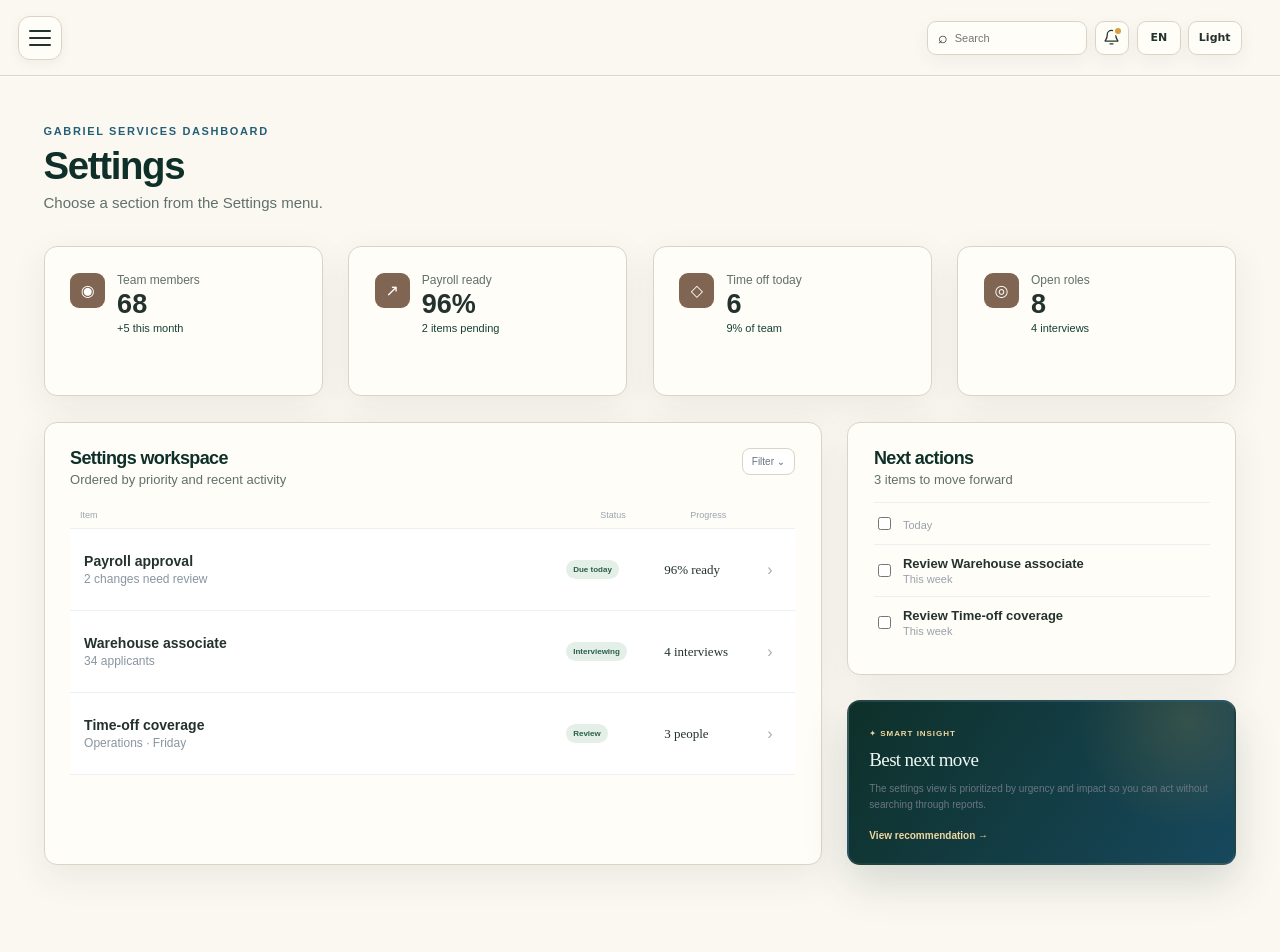
<file: index.html>
<!doctype html>
<html lang="en">
<head>
<meta charset="utf-8">
<meta name="viewport" content="width=device-width,initial-scale=1,viewport-fit=cover">
<meta name="description" content="Gabriel Services role-based HR dashboard suite for freelancers, recruiters, HR professionals, businesses and talent.">
<title>Gabriel Services — Business Workspace</title>
<style>
:root{--ink:#1b2b38;--muted:#768391;--line:#e6e9ec;--canvas:#f8f6f2;--nav:#263b4f;--nav2:#1b2c3b;--orange:#ed7338;--orange-soft:#fff1e7;--warm-accent:#806552;--gold-hint:#d6a13c;--green:#3f8d67;--white:#fff;--shadow:0 8px 24px rgba(31,48,64,.055)}
*{box-sizing:border-box}html,body{margin:0;min-height:100%;background:var(--canvas);color:var(--ink);font-family:Inter,ui-sans-serif,system-ui,-apple-system,"Segoe UI",sans-serif}button,input{font:inherit}.app{min-height:100vh;display:grid;grid-template-columns:252px minmax(0,1fr)}
.sidebar{height:100vh;position:sticky;top:0;padding:26px 17px 18px;background:linear-gradient(180deg,var(--nav),var(--nav2));color:#dbe3e9;display:flex;flex-direction:column}.brand{display:flex;align-items:center;gap:11px;padding:0 8px 25px;font-size:15px;font-weight:780}.brand-mark{width:39px;height:39px;display:grid;place-items:center;border-radius:12px;color:#fff;background:linear-gradient(145deg,#ff9a51,#df5b27);font:24px Georgia,serif;box-shadow:0 8px 18px rgba(234,105,48,.25)}.brand small{display:block;color:#8ea0af;font-size:10px;font-weight:500;margin-top:2px}.side-context{margin:0 8px 12px;padding:13px 14px;border:1px solid rgba(255,255,255,.09);background:rgba(255,255,255,.035);border-radius:11px}.side-context small{display:block;font-size:8px;letter-spacing:.15em;color:#8fa2b1}.side-context strong{font-size:12px}.side-nav{display:grid;gap:4px}.side-nav button,.side-bottom button{border:0;background:transparent;color:#b8c4cd;text-align:left;padding:10px 12px;border-radius:9px;cursor:pointer;display:flex;align-items:center;gap:11px;font-size:12.5px;transition:.18s}.side-nav button i,.side-bottom button i{width:18px;text-align:center;font-style:normal;color:#8ea1b0}.side-nav button:hover,.side-nav button.active,.side-bottom button:hover{background:#324b61;color:#fff}.side-nav button.active i{color:#ff9a62}.side-bottom{margin-top:auto;border-top:1px solid rgba(255,255,255,.11);padding-top:10px}
.workspace{min-width:0}.topbar{height:76px;position:sticky;top:0;z-index:5;background:rgba(255,255,255,.96);border-bottom:1px solid var(--line);display:flex;align-items:center;justify-content:flex-end;gap:16px;padding:10px 28px}.top-actions{display:flex;align-items:center;gap:8px}.search{height:34px;width:160px;display:flex;align-items:center;gap:6px;padding:0 10px;border:1px solid var(--line);border-radius:9px;color:#8d99a3;background:#fff}.search input{width:100%;border:0;outline:0;font-size:11px;background:transparent}.round{position:relative;width:34px;height:34px;border:1px solid var(--line);border-radius:9px;background:#fff;color:#64717d;cursor:pointer}.round em{position:absolute;width:6px;height:6px;background:var(--orange);border-radius:50%;right:7px;top:6px}
.content{max-width:1420px;margin:auto;padding:24px 34px 38px}.breadcrumb{color:#9aa4ac;font-size:10px;margin-bottom:18px}.breadcrumb span{padding:0 6px}.welcome{display:flex;align-items:flex-end;justify-content:space-between;gap:18px;margin-bottom:22px}.eyebrow{font-size:9px;letter-spacing:.14em;text-transform:uppercase;color:var(--warm-accent);font-weight:850}.welcome h1{font:500 31px Georgia,serif;margin:6px 0 5px}.welcome p,.panel-title p{margin:0;color:var(--muted);font-size:12px}.primary{border:0;border-radius:10px;background:var(--warm-accent);color:#fff;padding:11px 16px;font-size:11px;font-weight:800;box-shadow:0 8px 18px rgba(128,101,82,.24);cursor:pointer}.metrics{display:grid;grid-template-columns:repeat(4,minmax(0,1fr));gap:13px;margin-bottom:15px}.metrics article,.panel{background:#fff;border:1px solid var(--line);border-radius:13px;box-shadow:var(--shadow)}.metrics article{padding:16px;display:flex;gap:12px;min-width:0}.metrics i{width:35px;height:35px;border-radius:9px;background:var(--warm-accent);color:#fff;display:grid;place-items:center;font-style:normal}.metrics div{min-width:0;display:flex;flex-direction:column}.metrics span{font-size:10px;color:var(--muted)}.metrics strong{font:500 23px Georgia,serif;margin:2px 0}.metrics small{font-size:9px;color:var(--green)}
.dashboard-grid{display:grid;grid-template-columns:minmax(0,1.65fr) minmax(280px,.75fr);gap:15px}.panel{padding:18px}.panel-title{display:flex;align-items:flex-start;justify-content:space-between;gap:12px;margin-bottom:15px}.panel-title h2{font-size:14px;margin:0 0 3px}.panel-title button{border:1px solid var(--line);border-radius:8px;background:#fff;color:#667581;font-size:10px;padding:7px 9px;cursor:pointer}.table-head{display:grid;grid-template-columns:1fr 90px 95px;color:#9aa4ad;font-size:9px;padding:8px 10px;border-bottom:1px solid #edf0f2}.data-row{width:100%;display:grid;grid-template-columns:minmax(0,1fr) 90px 95px 14px;align-items:center;gap:8px;padding:14px 10px;border:0;border-bottom:1px solid #edf0f2;background:#fff;text-align:left;cursor:pointer;color:var(--ink)}.data-row:hover{background:#fbfaf8}.row-main{display:flex;flex-direction:column;min-width:0}.row-main b{font-size:11px;white-space:nowrap;overflow:hidden;text-overflow:ellipsis}.row-main small{font-size:9px;color:#89959f;margin-top:3px}.data-row>strong{font:500 13px Georgia,serif}.data-row>em{font-style:normal;color:#a4adb5}.status{justify-self:start;font-size:8px;font-weight:800;color:#477d64;background:#edf7f1;padding:5px 7px;border-radius:20px}.empty{padding:42px;text-align:center;color:var(--muted);font-size:12px}.right-stack{display:grid;gap:15px}.task{display:flex;align-items:center;gap:9px;padding:11px 0;border-top:1px solid #edf0f2;cursor:pointer}.task input{accent-color:var(--orange)}.task span{display:flex;flex-direction:column}.task b{font-size:10px}.task small{font-size:9px;color:#98a2aa;margin-top:2px}.insight{padding:20px;border:2px solid var(--gold-hint);border-radius:13px;background:linear-gradient(135deg,#fff7ef,#fff);box-shadow:inset 3px 0 0 rgba(214,161,60,.28),var(--shadow)}.insight>span{font-size:8px;letter-spacing:.12em;color:var(--warm-accent);font-weight:900}.insight h2{font:19px Georgia,serif;margin:9px 0 6px}.insight p{font-size:10px;line-height:1.6;color:#697681}.insight button{border:0;background:transparent;color:var(--warm-accent);padding:7px 0 0;font-size:10px;font-weight:800;cursor:pointer}.toast{position:fixed;right:22px;bottom:22px;z-index:30;padding:12px 16px;border-radius:10px;background:#233548;color:#fff;font-size:11px;opacity:0;transform:translateY(8px);pointer-events:none;transition:.2s}.toast.show{opacity:1;transform:none}
@media(max-width:1050px){.app{grid-template-columns:78px minmax(0,1fr)}.sidebar{padding:22px 11px}.brand>span:last-child,.side-context,.side-nav button span,.side-bottom button span,.brand,.side-nav button,.side-bottom button{justify-content:center}.topbar{padding:10px 17px}.content{padding:22px}.metrics{grid-template-columns:repeat(2,minmax(0,1fr))}.dashboard-grid{grid-template-columns:1fr}.right-stack{grid-template-columns:1fr 1fr}}
@media(max-width:720px){.app{display:block}.sidebar{position:fixed;top:auto;bottom:0;left:0;right:0;width:100%;height:66px;z-index:20;padding:7px 10px;display:block}.brand,.side-context,.side-bottom{display:none}.side-nav{display:flex;overflow-x:auto}.side-nav button{min-width:64px;display:flex;flex-direction:column;gap:2px;padding:5px 7px;font-size:8px}.side-nav button span{display:block;white-space:nowrap}.topbar{height:auto;min-height:64px;padding:9px 12px;align-items:flex-start}.top-actions .search,.top-actions .round{display:none}.content{padding:18px 14px 90px}.welcome{align-items:flex-start}.welcome h1{font-size:25px}.primary{font-size:0;padding:11px}.primary::first-letter{font-size:16px}.metrics{grid-template-columns:1fr 1fr}.dashboard-grid,.right-stack{grid-template-columns:1fr}.table-head{display:none}.data-row{grid-template-columns:minmax(0,1fr) 70px 14px}.data-row>strong{display:none}}
@media(prefers-reduced-motion:reduce){*{transition:none!important}}

/* Staff RBAC approval controls */
.staff-access{margin-top:16px;padding:20px}.staff-access-head{display:flex;justify-content:space-between;gap:16px;align-items:flex-start;margin-bottom:16px}.staff-access-head h2{margin:0 0 5px;font-size:16px}.staff-access-head p{margin:0;color:var(--muted);font-size:11px;line-height:1.5}.staff-master{display:flex;align-items:center;gap:9px;font-size:11px;font-weight:800;white-space:nowrap}.staff-grid{display:grid;gap:10px}.staff-member{display:grid;grid-template-columns:minmax(180px,1fr) minmax(250px,1.5fr) auto;gap:14px;align-items:center;padding:14px;border:1px solid var(--line);border-radius:11px;background:var(--white)}.staff-identity strong,.staff-identity span{display:block}.staff-identity strong{font-size:12px}.staff-identity span{margin-top:3px;color:var(--muted);font-size:9px}.permission-set{display:flex;flex-wrap:wrap;gap:7px}.permission-toggle{display:flex;align-items:center;gap:5px;padding:6px 8px;border:1px solid var(--line);border-radius:20px;font-size:9px;background:var(--canvas)}.permission-toggle input,.switch input{accent-color:var(--green)}.staff-actions{display:flex;align-items:center;gap:8px}.switch{display:flex;align-items:center;gap:5px;font-size:9px;font-weight:750}.danger-word{border:0;background:transparent;color:#b54132;font-size:10px;font-weight:850;text-decoration:underline;cursor:pointer}.staff-authorization{margin-top:14px;padding:15px;border-radius:11px;background:var(--warm-accent);border:1px solid var(--warm-accent);box-shadow:0 8px 18px rgba(128,101,82,.2)}.staff-authorization h3{margin:0 0 5px;color:#fff;font-size:12px}.staff-authorization p{margin:0 0 10px;color:#f5eee9;font-size:9px;line-height:1.5}.auth-fields{display:grid;grid-template-columns:1fr 1fr auto;gap:9px}.auth-fields input{min-height:38px;border:1px solid var(--line);border-radius:8px;padding:8px 10px;background:var(--white);color:var(--ink);font-size:10px}.auth-fields button{border:1px solid #fff;border-radius:8px;padding:9px 12px;background:var(--nav);color:#fff;font-size:10px;font-weight:800;cursor:pointer}.senior-badge{display:inline-flex;margin-top:6px;padding:4px 7px;border-radius:20px;background:#f2e8d6;color:#805b1c;font-size:8px;font-weight:850}.rbac-modal{position:fixed;inset:0;z-index:90;display:none;place-items:center;padding:18px;background:rgba(14,28,37,.58);backdrop-filter:blur(5px)}.rbac-modal.open{display:grid}.rbac-dialog{width:min(440px,100%);padding:22px;border-radius:14px;background:var(--white);border:1px solid var(--line);box-shadow:0 22px 60px rgba(0,0,0,.25)}.rbac-dialog h2{margin:0 0 8px;font-size:17px}.rbac-dialog p{color:var(--muted);font-size:10px;line-height:1.6}.rbac-dialog input{width:100%;min-height:40px;margin:8px 0;border:1px solid var(--line);border-radius:8px;padding:9px;background:var(--canvas);color:var(--ink)}.dialog-actions{display:flex;justify-content:flex-end;gap:8px;margin-top:12px}.dialog-actions button{border:1px solid var(--line);border-radius:8px;padding:9px 12px;background:var(--white);color:var(--ink);font-size:10px;font-weight:800;cursor:pointer}.dialog-actions .confirm-delete{background:#a9362b;border-color:#a9362b;color:#fff}.dialog-actions .confirm-delete:disabled{opacity:.45;cursor:not-allowed}
@media(max-width:900px){.staff-member{grid-template-columns:1fr}.staff-actions{justify-content:flex-start}.auth-fields{grid-template-columns:1fr}}

/* Language and theme controls */
.ui-preferences{display:flex;align-items:center;gap:7px;z-index:50}
.ui-toggle{min-width:44px;height:34px;padding:0 10px;border:1px solid var(--line,#d8dee3);border-radius:9px;background:var(--white,#fff);color:var(--ink,#1b2b38);font:700 11px/1 system-ui,sans-serif;cursor:pointer;box-shadow:0 2px 8px rgba(20,35,48,.08);transition:background .2s,color .2s,border-color .2s}
.ui-toggle:hover,.ui-toggle:focus-visible{border-color:var(--orange,#ed7338);outline:2px solid transparent;box-shadow:0 0 0 3px rgba(237,115,56,.18)}
html[data-theme="dark"]{color-scheme:dark;--ink:#ecf2f5;--muted:#aebbc4;--line:#3a4b58;--canvas:#121b22;--white:#1d2a34;--nav:#17232d;--nav2:#101920;--orange-soft:#3a291f;--shadow:0 8px 24px rgba(0,0,0,.28)}
html[data-theme="dark"] body,html[data-theme="dark"] main,html[data-theme="dark"] .workspace{background:#121b22;color:#ecf2f5}
html[data-theme="dark"] .topbar,html[data-theme="dark"] .panel,html[data-theme="dark"] .metrics article,html[data-theme="dark"] .data-row,html[data-theme="dark"] .search,html[data-theme="dark"] .round,html[data-theme="dark"] .panel-title button,html[data-theme="dark"] .ui-toggle{background:#1d2a34;color:#ecf2f5;border-color:#3a4b58}

html[data-theme="dark"] .data-row:hover{background:#263640}
html[data-theme="dark"] .insight{background:linear-gradient(135deg,#35271f,#1d2a34);border-color:var(--gold-hint)}
html[data-theme="dark"] .task,html[data-theme="dark"] .data-row,html[data-theme="dark"] .table-head{border-color:#33444f}
html[data-theme="dark"] img{filter:brightness(.88)}
@media(max-width:720px){.ui-preferences{position:fixed;right:10px;bottom:74px}.ui-toggle{height:38px;background:#fff;color:#1b2b38}}


/* Accessible zoom and responsive reflow standard — 45% through 200% */
html{-webkit-text-size-adjust:100%;text-size-adjust:100%}
body{overflow-x:hidden}
img,svg,canvas,video{max-width:100%;height:auto}
button,a,input,select,textarea{max-width:100%}
.workspace,.content,.panel,.dashboard-grid,.right-stack,.metrics,.welcome,.topbar,.top-actions,.data-row,.row-main{min-width:0}
@media(max-width:900px){
  .welcome{align-items:flex-start;flex-direction:column}
  .welcome .primary{align-self:stretch;min-height:44px;white-space:normal}
  .topbar{height:auto;min-height:64px;flex-wrap:wrap}
  .top-actions{margin-left:auto;flex-wrap:wrap}
}
@media(max-width:720px){
  .topbar{align-items:stretch}
  .content{padding-inline:clamp(12px,4vw,22px)}
  .primary{font-size:11px;padding:11px 16px}
  .primary::first-letter{font-size:inherit}
  .metrics{grid-template-columns:1fr}
  .metrics article{overflow-wrap:anywhere}
  .panel{padding:clamp(13px,4vw,18px)}
  .panel-title{flex-wrap:wrap}
  .data-row{grid-template-columns:minmax(0,1fr);gap:7px}
  .data-row>strong,.data-row>em,.data-row>.status{display:block;justify-self:start}
  .row-main b{white-space:normal;overflow:visible;text-overflow:clip;overflow-wrap:anywhere}
  .ui-preferences{position:static;margin-left:auto}
  .toast{left:12px;right:12px;bottom:78px;max-width:calc(100% - 24px)}
}
@media(max-width:380px){
  .topbar{padding-inline:10px}
  .side-nav button{min-width:58px}
}


/* High-quality dark-mode contrast — accessible, calm, and consistent */
html[data-theme="dark"]{
  --ink:#f2f7f4;
  --muted:#bdcbc4;
  --line:#52645b;
  --canvas:#0f1814;
  --white:#1a2822;
  --nav:#14231d;
  --nav2:#0b1511;
  --orange:#b84f24;
  --orange-soft:#38251d;
  --green:#7fc39e;
  --shadow:0 10px 28px rgba(0,0,0,.34);
}
html[data-theme="dark"] body,
html[data-theme="dark"] main,
html[data-theme="dark"] .workspace,
html[data-theme="dark"] .content{background:var(--canvas);color:var(--ink)}
html[data-theme="dark"] .topbar{
  background:rgba(18,30,25,.98);
  color:var(--ink);
  border-color:var(--line);
}
html[data-theme="dark"] :is(.panel,.metrics article,.data-row,.search,.round,.panel-title button,.workspace-toolbar,.workspace-summary article,.workspace-card,.settings-tree,.settings-section-body,.people-table-row,.employee-detail,.person-detail,.wizard-dialog,.client-dialog,.client-dialog-head,.client-form-actions,.role-presets button,.access-controls label,.menu-toggle,.review-access,.workspace-button,.mini-action,.settings-person button,.settings-options button,.user-access-tools input,.user-access-tools select,.user-access-tools button,.team-summary button,.user-row-actions button,.settings-field input,.settings-field select,.people-tools input,.people-tools select,.activation-add input,.workspace-create input,.employee-controls input,.employee-controls select,.task-access input,.task-access select){
  background:var(--white);
  color:var(--ink);
  border-color:var(--line);
}
html[data-theme="dark"] :is(h1,h2,h3,h4,strong,b,.row-main b,.staff-identity strong,.workspace-card-title){color:var(--ink)}
html[data-theme="dark"] :is(p,small,.muted,.panel-title p,.row-main small,.task small,.staff-identity span,.breadcrumb,.table-head){color:var(--muted)}
html[data-theme="dark"] :is(input,select,textarea)::placeholder{color:#91a198;opacity:1}
html[data-theme="dark"] :is(input,select,textarea):focus{
  outline:3px solid rgba(127,195,158,.28);
  border-color:#7fc39e;
}
html[data-theme="dark"] .ui-toggle{
  background:#24362e;
  color:#f5faf7;
  border-color:#71867b;
  box-shadow:0 2px 10px rgba(0,0,0,.3);
}
html[data-theme="dark"] .ui-toggle:hover,
html[data-theme="dark"] .ui-toggle:focus-visible{
  background:#30483d;
  border-color:#9dcbb5;
  box-shadow:0 0 0 3px rgba(157,203,181,.24);
}
html[data-theme="dark"] :is(.primary,.primary-action,.people-add,.user-access-tools>button,.wizard-steps>span.active){
  background:#9f421f;
  border-color:#c76a3e;
  color:#fff;
}
html[data-theme="dark"] :is(.primary:hover,.primary-action:hover,.people-add:hover,.user-access-tools>button:hover){background:#b95024}
html[data-theme="dark"] :is(.status-chip.pending,.approval-step.current,.security-note,.rbac-note,.client-form-note,.role-director){
  background:#342b18;
  color:#f4d99a;
  border-color:#806d3b;
}
html[data-theme="dark"] .prototype-lock{
  background:#351f1c;
  color:#f1c9c2;
  border-color:#80524b;
}
html[data-theme="dark"] :is(.danger-word,.danger-action){color:#fff}
html[data-theme="dark"] .data-row:hover,
html[data-theme="dark"] .people-table-row:hover{background:#263a31}
html[data-theme="dark"] .status{background:#244234;color:#bce5ce}
html[data-theme="dark"] .insight{
  background:linear-gradient(135deg,#36271e,#1a2822);
  color:var(--ink);
  border-color:#72513b;
}
html[data-theme="dark"] a{color:#8fcdb0}
html[data-theme="dark"] a:hover{color:#b8e4cf}
@media(prefers-contrast:more){
  html[data-theme="dark"]{--ink:#fff;--muted:#d8e2dd;--line:#71847b}
}

</style>
<link rel="stylesheet" href="responsive.css?v=1">
<link rel="stylesheet" href="screens/adaptive.css?v=1">
<link rel="stylesheet" href="smb-workspaces.css?v=6">
<link rel="stylesheet" href="navigation-workspaces.css?v=1">
<link rel="stylesheet" href="brand-dashboard.css?v=3">
</head>
<body>
<main class="app" id="dashboardApp">
 <aside class="sidebar" id="appSidebar">
  <div class="brand"><span class="brand-mark">G</span><span>Gabriel Services<small>People, beautifully managed</small></span></div>
  <div class="side-context"><small>WORKSPACE</small><strong id="workspaceName"></strong></div>
  <nav class="side-nav" id="sideNav" aria-label="Dashboard navigation"></nav>
 </aside>
 <section class="workspace">
  <header class="topbar"><button class="menu-toggle" id="menuToggle" type="button" aria-label="Close navigation menu" aria-controls="appSidebar" aria-expanded="true"><span></span><span></span><span></span></button><div class="top-actions"><label class="search"><span>⌕</span><input id="search" aria-label="Search screen" placeholder="Search"></label><button class="round notification-button" data-action="3 notifications ready" aria-label="Notifications: 3 unread" title="Notifications"><svg viewBox="0 0 24 24" aria-hidden="true"><path d="M18 8a6 6 0 0 0-12 0c0 7-3 7-3 9h18c0-2-3-2-3-9M10 21h4"/></svg><em></em></button></div></header>
  <div class="content">
   <div class="breadcrumb"><span id="crumbRole"></span> <span>/</span> <span id="crumbScreen"></span></div>
   <section class="welcome"><div><span class="eyebrow" id="eyebrow"></span><h1 id="title"></h1><p id="subtitle"></p></div><button class="primary" id="primary"></button></section>
   <section class="metrics" id="metrics"></section>
   <section class="dashboard-grid">
    <article class="panel"><div class="panel-title"><div><h2 id="workspaceTitle"></h2><p>Ordered by priority and recent activity</p></div><button data-action="Filters opened">Filter ⌄</button></div><div class="table-head"><span>Item</span><span>Status</span><span>Progress</span></div><div id="rowList"></div></article>
    <aside class="right-stack"><article class="panel"><div class="panel-title"><div><h2>Next actions</h2><p>3 items to move forward</p></div></div><div id="tasks"></div></article><article class="insight"><span>✦ SMART INSIGHT</span><h2>Best next move</h2><p id="insight"></p><button data-action="Recommendation opened">View recommendation →</button></article></aside>
   </section>

   <section class="section-workspace" id="sectionWorkspace" aria-live="polite"></section>

  </div>
 </section>
</main>
<button class="menu-backdrop" id="menuBackdrop" type="button" aria-label="Close navigation menu" hidden></button>

<div class="client-modal" id="clientModal" role="dialog" aria-modal="true" aria-labelledby="clientModalTitle" hidden>
 <div class="client-dialog">
  <header class="client-dialog-head"><div><span>CLIENT DIRECTORY &amp; BILLING</span><h2 id="clientModalTitle">Add client</h2><p>Create one reliable record for contacts, billing and invoicing.</p></div><button class="client-close" type="button" data-close-client aria-label="Close client form">×</button></header>
  <form id="clientForm">
   <section class="client-form-section"><div class="client-section-title"><h3>Client information</h3><span>Directory identity</span></div><div class="client-field-grid">
    <label>Client / business name <input name="businessName" autocomplete="organization" required placeholder="e.g. Northstar Ltd."></label>
    <label>Legal business name <input name="legalName" autocomplete="organization" placeholder="Registered legal name"></label>
    <label>Tax or registration number <input name="taxNumber" placeholder="Tax ID / registration number"></label>
    <label>Client status <select name="status"><option>Prospect</option><option selected>Active</option><option>On hold</option><option>Archived</option></select></label>
   </div></section>
   <section class="client-form-section"><div class="client-section-title"><h3>Primary contact</h3><span>People Directory</span></div><div class="client-field-grid">
    <label>Contact name <input name="contactName" autocomplete="name" required placeholder="First and last name"></label>
    <label>Role / title <input name="contactRole" autocomplete="organization-title" placeholder="e.g. Operations Director"></label>
    <label>Primary email <input name="contactEmail" type="email" autocomplete="email" required placeholder="name@company.com"></label>
    <label>Alternate email <input name="alternateEmail" type="email" placeholder="Optional alternate email"></label>
    <label>Phone <input name="phone" type="tel" autocomplete="tel" placeholder="Country code and number"></label>
    <label>Preferred contact method <select name="contactMethod"><option>Email</option><option>Phone</option><option>Either</option></select></label>
   </div></section>
   <section class="client-form-section"><div class="client-section-title"><h3>Billing &amp; invoicing</h3><span>Accounts receivable</span></div><label class="copy-contact"><input id="copyPrimaryContact" type="checkbox"> Use primary contact for billing</label><div class="client-field-grid">
    <label>Billing contact <input name="billingName" placeholder="Billing contact name"></label>
    <label>Billing email <input name="billingEmail" type="email" required placeholder="billing@company.com"></label>
    <label>Currency <select name="currency"><option>USD</option><option>CAD</option><option>EUR</option><option>GBP</option></select></label>
    <label>Payment terms <select name="paymentTerms"><option>Due on receipt</option><option>Net 15</option><option selected>Net 30</option><option>Net 45</option><option>Net 60</option></select></label>
    <label>Purchase order reference <input name="purchaseOrder" placeholder="Optional PO number"></label>
    <label>Invoice delivery <select name="invoiceDelivery"><option>Email PDF</option><option>E-invoice</option><option>Client portal</option></select></label>
    <label class="client-field-wide">Billing address <textarea name="billingAddress" autocomplete="street-address" placeholder="Street, city, region, postal code and country"></textarea></label>
    <label class="client-field-wide">Notes <textarea name="notes" placeholder="Billing instructions, service notes or internal reference"></textarea></label>
   </div></section>
   <p class="client-form-note">This prototype prepares the client record for secure backend validation. Contact and billing details are not stored in this browser.</p>
   <div class="client-form-actions"><button class="workspace-button" type="button" data-close-client>Cancel</button><button class="workspace-button primary-action" type="submit">Save client</button></div>
  </form>
 </div>
</div>

<div class="toast" id="toast" role="status" aria-live="polite"></div>
<script>
const accountData=(()=>{try{return JSON.parse(localStorage.getItem("gaboAccount")||"{}")}catch{return {}}})();
const businessName=(localStorage.getItem("gaboBusinessName")||accountData.businessName||accountData.companyName||"Gabriel Services").trim();
const roles={
 freelance:{label:"Freelance",plan:"Solo · $8.99/mo",person:"Maya Chen",menu:[["overview","⌂","Overview"],["clients","◉","Clients"],["projects","◇","Projects & milestones"],["candidates","◎","Candidates"],["time","◷","Time & expenses"],["invoices","▤","Invoices & payments"],["documents","□","Documents"],["calendar","◫","Calendar"]]},
 independent:{label:"Independent Recruiter",plan:"Independent · $22/mo",person:"Alex Morgan",menu:[["overview","⌂","Overview"],["requisitions","◇","Job requisitions"],["talent","◎","Talent pool"],["pipeline","⇢","Pipeline"],["interviews","◷","Interviews"],["approvals","✓","Client approvals"],["clients","◉","Client accounts"],["placements","▤","Placements & fees"],["calendar","◫","Calendar"]]},
 hrpro:{label:"HR Pro",plan:"Professional · Premium",person:"Gabo Admin",menu:[["overview","⌂","Overview"],["people","◎","Employee records"],["recruiting","◇","Recruiting"],["onboarding","✓","Onboarding"],["timeoff","◷","Time & leave"],["performance","↗","Performance"],["documents","▤","Documents & policies"],["analytics","◫","People analytics"],["compliance","□","Compliance"]]},
 smb:{label:businessName,plan:"Business · Premium",person:"Elena Park",menu:[["overview","⌂","Overview"],["talentacquisition","◇","Talent Acquisition"],["onboarding","✓","Onboarding"],["employees","◎","Employees"],["businessapprovals","!","Approvals"],["documents","□","Documents"],["directory","◉","People Directory"],["clientbilling","▤","Clients & Billing"],["businessanalytics","↗","Reports & Analytics"],["settings","⚙","Settings"]]},
 talent:{label:"Consumer / Talent",plan:"Talent · Free",person:"Jordan Lee",menu:[["overview","⌂","My overview"],["profile","◎","Profile"],["discover","⌕","Discover jobs"],["saved","♡","Saved jobs"],["applications","◇","Job tracker"],["interviews","◷","Interviews"],["alerts","!","Job alerts"],["documents","□","Documents"],["career","↗","Career tools"]]}
};
const definitions={overview:["Daily overview","The decisions that need your attention today.","Create task"],clients:["Client workspace","Manage relationships, service health and the next promised action.","Add client"],projects:["Projects","See scope, delivery risk and milestones without switching tools.","New project"],candidates:["Candidate desk","Source, screen and move talent through every client pipeline.","Add candidate"],time:["Time & expenses","Capture billable work and reimbursable costs by client.","Log time"],invoices:["Invoices","Create, send and track client billing from completed work.","New invoice"],documents:["Documents","Keep contracts, letters, templates, invoices and generated PDFs organized.","Upload document"],requisitions:["Job requisitions","Prioritize open roles, owners, budgets and hiring progress.","Open requisition"],talent:["Talent pool","Search qualified people and build reusable talent communities.","Add talent"],pipeline:["Recruiting pipeline","See candidates by stage and remove hiring bottlenecks.","Move candidate"],interviews:["Interview center","Coordinate panels, scorecards and candidate communication.","Schedule interview"],placements:["Placements & fees","Monitor accepted offers, guarantees and recruiting revenue.","Record placement"],people:["People directory","One reliable view of employment, team and contact details.","Add person"],recruiting:["Recruiting","Plan headcount and guide candidates from application to offer.","Create job"],talentacquisition:["Talent Acquisition","Search, recruit, interview and hire through one accountable pipeline.","Create job"],onboarding:["Onboarding","Prepare new hires through training, equipment, documents and readiness approvals.","Start onboarding"],employees:["Employees","Manage employment records, organization, time, leave, benefits and performance.","Add employee"],directory:["People Directory","Find authorized employee, candidate, delegate and client contacts.","Add person"],clientbilling:["Clients & Billing","Manage client accounts, billing contacts, invoices and payment status.","Add client"],businessanalytics:["Reports & Analytics","Compare recruiting, hiring, onboarding, workforce and financial performance.","Create report"],settings:["Settings","Choose a section from the Settings menu.",""],performance:["Performance","Keep goals, feedback and growth conversations moving.","Create review"],engagement:["Engagement","Understand sentiment and act on the themes that matter.","Launch pulse"],analytics:["People analytics","Turn workforce signals into clear, defensible decisions.","Build report"],compliance:["Compliance center","Keep policies, acknowledgements and required actions current.","Add control"],team:["My team","Manage employee records and today’s manager actions.","Add employee"],hiring:["Hiring","Fill priority roles with a consistent candidate experience.","Post job"],payroll:["Payroll","Review changes and make the next pay run ready.","Review payroll"],timeoff:["Time & attendance","Resolve exceptions, approve leave and understand coverage.","Review requests"],benefits:["Benefits","Manage enrollment, eligibility and employee questions.","Open enrollment"],reports:["Reports","Use current workforce data to answer business questions.","Create report"],profile:["Your profile","Present your experience, strengths and work preferences.","Edit profile"],discover:["Discover jobs","Focused opportunities selected around your skills and goals.","Set preferences"],saved:["Saved jobs","Compare promising roles and decide where to apply next.","Compare jobs"],applications:["Applications","Track every application, next step and employer update.","Add application"],assessments:["Assessments","Complete requested skills checks and share verified results.","Start assessment"],calendar:["Calendar","See interviews, deadlines, milestones and follow-ups in one schedule.","Add event"],approvals:["Client approvals","Keep client decisions, requested changes and due dates together.","Request approval"],businessapprovals:["Approvals","Review requests, approval chains, decisions and authorization history in one place.","Review approvals"],alerts:["Job alerts","Manage focused alerts for roles matching your preferences.","Create alert"],career:["Career tools","Prepare applications, interviews and professional development steps.","Open career tools"]};
const metrics={freelance:[["Active clients","4","+1 this month"],["Open projects","7","3 need attention"],["Candidates","42","+12 this week"],["Monthly revenue","$4,860","82% of goal"]],independent:[["Open searches","18","5 priority"],["Active candidates","64","+11 this week"],["Interviews","19","6 today"],["Placement fees","$12.4k","+14% MoM"]],hrpro:[["Headcount","286","+8 this quarter"],["Retention","94.6%","+2.1 points"],["Engagement","8.4/10","Top quartile"],["Open positions","23","11 on track"]],smb:[["Team members","68","+5 this month"],["Payroll ready","96%","2 items pending"],["Time off today","6","9% of team"],["Open roles","8","4 interviews"]],talent:[["Profile strength","88%","Add one reference"],["Applications","12","4 in review"],["Interviews","3","Next Tuesday"],["Profile views","46","+18 this week"]]};
const records={freelance:[["Northstar hiring sprint","2 interviews today","On track","72%"],["Atlas onboarding","Policy pack awaiting review","Needs action","48%"],["Brightline audit","Client feedback received","On track","86%"]],independent:[["Senior Product Designer","Northstar · 8 candidates","Priority","Interview"],["People Operations Lead","Atlas · 12 candidates","On track","Screening"],["Data Analyst","Brightline · 5 candidates","New","Sourcing"]],hrpro:[["Product organization","84 employees · 3 openings","Healthy","94% retained"],["Operations","112 employees · 7 actions","Review","91% retained"],["Customer team","90 employees · 4 openings","Healthy","97% retained"]],smb:[["Payroll approval","2 changes need review","Due today","96% ready"],["Warehouse associate","34 applicants","Interviewing","4 interviews"],["Time-off coverage","Operations · Friday","Review","3 people"]],talent:[["People Operations Specialist","Northstar · Hybrid","Interview","92% match"],["HR Coordinator","Atlas · Remote","In review","88% match"],["Talent Associate","Brightline · Quito","Saved","86% match"]]};
let activeRole="smb",activeScreen="settings";const $=id=>document.getElementById(id);
function notify(message){const t=$("toast");t.textContent=message;t.classList.add("show");clearTimeout(notify.timer);notify.timer=setTimeout(()=>t.classList.remove("show"),2100)}
function screen(){const r=roles[activeRole],m=r.menu.find(x=>x[0]===activeScreen),d=definitions[activeScreen]||definitions.overview;return{role:r,menu:m,title:activeScreen==="overview"?({freelance:"Good morning, Maya",independent:"Your recruiting desk",hrpro:"People operations command center",smb:"Company overview",talent:"Welcome back, Jordan"}[activeRole]):d[0],subtitle:d[1],action:d[2]}}
function renderRows(){const q=$("search").value.toLowerCase(),list=records[activeRole].filter(r=>r.join(" ").toLowerCase().includes(q));$("rowList").innerHTML=list.length?list.map(r=>`<button class="data-row" data-action="${r[0]} opened"><span class="row-main"><b>${r[0]}</b><small>${r[1]}</small></span><span class="status">${r[2]}</span><strong>${r[3]}</strong><em>›</em></button>`).join(""):`<div class="empty">No items match “${$("search").value}”.</div>`;bindActions()}
function render(){const s=screen(),r=s.role,m=s.menu;$("workspaceName").textContent=r.label;$("sideNav").innerHTML=r.menu.map(x=>`<button data-screen="${x[0]}" class="${x[0]===activeScreen?"active":""}"><i>${x[1]}</i><span>${x[2]}</span></button>`).join("");$("crumbRole").textContent=r.label;$("crumbScreen").textContent=m[2];$("eyebrow").textContent=`${r.label} dashboard`;$("title").textContent=s.title;$("subtitle").textContent=s.subtitle;$("primary").textContent=`＋ ${s.action}`;$("primary").dataset.action=`${s.action} opened`;$("workspaceTitle").textContent=`${m[2]} workspace`;$("metrics").innerHTML=metrics[activeRole].map((x,i)=>`<article><i>${["◉","↗","◇","◎"][i]}</i><div><span>${x[0]}</span><strong>${x[1]}</strong><small>${x[2]}</small></div></article>`).join("");$("tasks").innerHTML=records[activeRole].map((x,i)=>`<label class="task"><input type="checkbox"><span><b>${i?`Review ${x[0]}`:s.action}</b><small>${i?"This week":"Today"}</small></span></label>`).join("");$("insight").textContent=activeScreen==="overview"?"One focused action can clear today’s largest bottleneck. Open the first item to see the recommended next step.":`The ${m[2].toLowerCase()} view is prioritized by urgency and impact so you can act without searching through reports.`;$("search").value="";renderRows();bindControls()}
function bindControls(){document.querySelectorAll("[data-screen]").forEach(b=>b.onclick=()=>{activeScreen=b.dataset.screen;render()});document.querySelectorAll('.task input').forEach(c=>c.onchange=()=>notify(c.checked?"Task completed":"Task restored"));bindActions()}
function bindActions(){document.querySelectorAll("[data-action]").forEach(b=>b.onclick=()=>notify(b.dataset.action))}
$("search").addEventListener("input",renderRows);render();
</script>

<script>
(() => {
 const root=document.documentElement,KT="gabo-theme",KL="gabo-language";
 let lang=localStorage.getItem(KL)||"en",theme=localStorage.getItem(KT)||"light";
 const pairs=[["Gabo IO is designed to help users navigate the platform and find the right next step. Authorized people remain accountable for employment decisions.","Gabo IO está diseñado para ayudar a los usuarios a navegar por la plataforma y encontrar el próximo paso adecuado. Las personas autorizadas conservan la responsabilidad de las decisiones laborales."],["One focused action can clear today’s largest bottleneck. Open the first item to see the recommended next step.","Una acción enfocada puede resolver el mayor obstáculo de hoy. Abra el primer elemento para ver el próximo paso recomendado."],["Gabo Services is a resource-driven HR platform connecting professionals, growing businesses, and talent.","Gabo Services es una plataforma de recursos humanos impulsada por recursos que conecta a profesionales, empresas en crecimiento y talento."],["Each workspace presents relevant information while respecting role and tenant boundaries.","Cada espacio de trabajo presenta información pertinente y respeta los límites de cada función y organización."],["Bring recruiting, interviews, onboarding, and candidate communication into one workspace.","Reúna el reclutamiento, las entrevistas, la incorporación y la comunicación con candidatos en un solo espacio."],["Create a strong profile, discover opportunities, and follow every step of your journey.","Cree un perfil sólido, descubra oportunidades y siga cada etapa de su trayectoria."],["is prioritized by urgency and impact so you can act without searching through reports.","se prioriza según la urgencia y el impacto para que pueda actuar sin buscar entre informes."],["View Platform Owner, IT Support, Applicant, and the four current HR plan experiences.","Vea las experiencias del Propietario de la plataforma, Soporte de TI, Postulante y los cuatro planes actuales de RR. HH."],["Access practical HR resources and outstanding talent without enterprise complexity.","Acceda a recursos prácticos de RR. HH. y talento sobresaliente sin la complejidad empresarial."],["Connecting businesses, professionals, services and customers around the world.","Conectando empresas, profesionales, servicios y clientes en todo el mundo."],["Organize roles, talent, interviews, and decisions in one clear workflow.","Organice puestos, talento, entrevistas y decisiones en un flujo de trabajo claro."],["A respectful journey with clear opportunities, progress, and next steps.","Una trayectoria respetuosa con oportunidades, avances y próximos pasos claros."],["Guide people and teams through defined next steps and responsibilities.","Guíe a las personas y los equipos mediante próximos pasos y responsabilidades definidos."],["sign-in is not yet available. Please continue with your email address.","todavía no está disponible. Continúe con su correo electrónico."],["A simpler way to coordinate hiring, onboarding, and authorized staff.","Una manera más sencilla de coordinar la contratación, la incorporación y el personal autorizado."],["Build credible talent pipelines and move every opportunity forward.","Construya procesos de talento confiables e impulse cada oportunidad."],["Practical tools for recruiters, HR professionals, and consultants.","Herramientas prácticas para reclutadores, profesionales de RR. HH. y consultores."],["Manage relationships, service health and the next promised action.","Gestione relaciones, calidad del servicio y la próxima acción comprometida."],["Future roadmap: Recruitment Agency, HR Business, and Enterprise.","Hoja de ruta futura: Agencia de reclutamiento, Empresa de RR. HH. y Corporación."],["See scope, delivery risk and milestones without switching tools.","Consulte el alcance, el riesgo de entrega y los hitos sin cambiar de herramienta."],["Search qualified people and build reusable talent communities.","Busque personas calificadas y cree comunidades de talento reutilizables."],["Plan headcount and guide candidates from application to offer.","Planifique la plantilla y guíe a los candidatos desde la postulación hasta la oferta."],["You will continue to your selected dashboard after signing in.","Continuará al panel seleccionado después de iniciar sesión."],["Source, screen and move talent through every client pipeline.","Busque, evalúe y avance talento en el proceso de cada cliente."],["Keep policies, acknowledgements and required actions current.","Mantenga actualizadas las políticas, confirmaciones y acciones obligatorias."],["Give every new hire a clear, complete first-week experience.","Ofrezca a cada nuevo empleado una primera semana clara y completa."],["Focused opportunities selected around your skills and goals.","Oportunidades específicas seleccionadas según sus habilidades y objetivos."],["Complete requested skills checks and share verified results.","Complete las evaluaciones de habilidades solicitadas y comparta resultados verificados."],["Keep important files organized, current and ready to share.","Mantenga los archivos importantes organizados, actualizados y listos para compartir."],["Prioritize open roles, owners, budgets and hiring progress.","Priorice puestos abiertos, responsables, presupuestos y avances de contratación."],["Monitor accepted offers, guarantees and recruiting revenue.","Supervise ofertas aceptadas, garantías e ingresos por reclutamiento."],["Fill priority roles with a consistent candidate experience.","Cubra puestos prioritarios con una experiencia coherente para los candidatos."],["Set up your Gabo Services account to access your workspace.","Configure su cuenta de Gabo Services para acceder a su espacio de trabajo."],["Keep workforce activity visible, focused, and accountable.","Mantenga la actividad laboral visible, enfocada y responsable."],["Create, send and track client billing from completed work.","Cree, envíe y supervise la facturación de clientes por trabajos terminados."],["Coordinate panels, scorecards and candidate communication.","Coordine paneles, evaluaciones y comunicación con candidatos."],["One reliable view of employment, team and contact details.","Una vista confiable de los datos laborales, del equipo y de contacto."],["Resolve exceptions, approve leave and understand coverage.","Resuelva excepciones, apruebe permisos y comprenda la cobertura."],["Turn workforce signals into clear, defensible decisions.","Convierta las señales laborales en decisiones claras y fundamentadas."],["Use current workforce data to answer business questions.","Use datos laborales actuales para responder preguntas empresariales."],["Present your experience, strengths and work preferences.","Presente su experiencia, fortalezas y preferencias laborales."],["You can choose a dashboard after accessing your account.","Puede elegir un panel después de acceder a su cuenta."],["HR recruitment, onboarding, and workforce coordination.","Reclutamiento, incorporación y coordinación de la fuerza laboral."],["Platform concept · Capabilities released progressively.","Concepto de plataforma · Funciones publicadas progresivamente."],["Capture billable work and reimbursable costs by client.","Registre por cliente el trabajo facturable y los gastos reembolsables."],["Understand sentiment and act on the themes that matter.","Comprenda el sentir del equipo y actúe sobre los temas importantes."],["Compare promising roles and decide where to apply next.","Compare puestos prometedores y decida dónde postularse."],["Track every application, next step and employer update.","Supervise cada postulación, próximo paso y actualización del empleador."],["Organize independent recruiting activity with clarity.","Organice con claridad la actividad de reclutamiento independiente."],["See candidates by stage and remove hiring bottlenecks.","Vea candidatos por etapa y elimine obstáculos de contratación."],["Manage enrollment, eligibility and employee questions.","Gestione inscripciones, elegibilidad y consultas de empleados."],["Keep goals, feedback and growth conversations moving.","Mantenga en marcha los objetivos, comentarios y conversaciones de crecimiento."],["Manage employee records and today’s manager actions.","Gestione los registros de empleados y las acciones gerenciales de hoy."],["Sign in to continue to your Gabo Services workspace.","Inicie sesión para continuar a su espacio de trabajo de Gabo Services."],["Profile, opportunities, progress, and onboarding.","Perfil, oportunidades, avances e incorporación."],["Professional for leadership. Friendly for people.","Profesional para líderes. Amigable para las personas."],["Roles, candidates, onboarding, and team access.","Puestos, candidatos, incorporación y acceso del equipo."],["Assigned work within approved responsibilities.","Trabajo asignado dentro de responsabilidades autorizadas."],["Review changes and make the next pay run ready.","Revise los cambios y prepare el próximo ciclo de nómina."],["The decisions that need your attention today.","Las decisiones que requieren su atención hoy."],["The decisions that need your attention today.","Las decisiones que requieren su atención hoy."],["A clearer path from recruitment to readiness.","Un camino más claro desde el reclutamiento hasta la preparación."],["Technology supports professional judgment.","La tecnología respalda el criterio profesional."],["Ordered by priority and recent activity","Ordenado por prioridad y actividad reciente"],["Designed for people and growing teams","Diseñado para personas y equipos en crecimiento"],["The right view for the work at hand.","La vista correcta para el trabajo actual."],["Relevant work for each participant.","Trabajo pertinente para cada participante."],["Capabilities released progressively","Funciones publicadas progresivamente"],["Helpful guidance. Human decisions.","Orientación útil. Decisiones humanas."],["Clear organizational boundaries.","Límites organizacionales claros."],["People operations command center","Centro de gestión de personal"],["Start simply. Grow with purpose.","Empiece simple. Crezca con propósito."],["People Operations Specialist","Especialista en gestión de personal"],["Return to Gabo Services home","Volver al inicio de Gabo Services"],["Policy pack awaiting review","Paquete de políticas pendiente de revisión"],["People, beautifully managed","Personas, gestionadas con excelencia"],["Alternative sign-in methods","Métodos alternativos de inicio de sesión"],["Three focused experiences.","Tres experiencias enfocadas."],["View workspace dashboards","Ver paneles de trabajo"],["Review from the beginning","Revisar desde el inicio"],["Client feedback received","Comentarios del cliente recibidos"],["One coordinated platform","Una plataforma coordinada"],["Explore every dashboard.","Explore cada panel."],["Northstar hiring sprint","Campaña de contratación Northstar"],["Senior Product Designer","Diseñador sénior de producto"],["People Operations Lead","Líder de gestión de personal"],["Independent Recruiter","Reclutador independiente"],["Role-based workspaces","Espacios por función"],["At least 8 characters","Al menos 8 caracteres"],["creating your account","crear su cuenta"],["Your recruiting desk","Su centro de reclutamiento"],["Welcome back, Jordan","Bienvenido de nuevo, Jordan"],["Product organization","Organización de producto"],["Explore the platform","Explorar la plataforma"],["Continue with Google","Continuar con Google"],["Create your account.","Cree su cuenta."],["Recruiting pipeline","Proceso de reclutamiento"],["View recommendation","Ver recomendación"],["changes need review","cambios requieren revisión"],["Warehouse associate","Auxiliar de almacén"],["notifications ready","notificaciones listas"],["Continue with Apple","Continuar con Apple"],["Good morning, Maya","Buenos días, Maya"],["Schedule interview","Programar entrevista"],["Applicant / Talent","Postulante / Talento"],["Interactive sample","Muestra interactiva"],["Forgot my password","Olvidé mi contraseña"],["Back to dashboards","Volver a los paneles"],["Globally connected","Conectados globalmente"],["Compliance center","Centro de cumplimiento"],["Placements & fees","Colocaciones y honorarios"],["Time & attendance","Tiempo y asistencia"],["Active candidates","Candidatos activos"],["Add one reference","Agregue una referencia"],["Time-off coverage","Cobertura de ausencias"],["Consumer / Talent","Consumidor / Talento"],["Human opportunity","Oportunidad humana"],["clearly connected","claramente conectada"],["Workforce support","Apoyo laboral"],["Human accountable","Responsabilidad humana"],["For professionals","Para profesionales"],["For organizations","Para organizaciones"],["See the workspace","Ver el espacio"],["or use your email","o use su correo electrónico"],["Company overview","Resumen de la empresa"],["Client workspace","Espacio de clientes"],["Interview center","Centro de entrevistas"],["Job requisitions","Solicitudes de empleo"],["People directory","Directorio de personal"],["People analytics","Analítica de personal"],["Open requisition","Abrir solicitud"],["Record placement","Registrar colocación"],["Start onboarding","Iniciar incorporación"],["Start assessment","Iniciar evaluación"],["Profile strength","Solidez del perfil"],["Atlas onboarding","Incorporación de Atlas"],["Brightline audit","Auditoría de Brightline"],["interviews today","entrevistas hoy"],["Payroll approval","Aprobación de nómina"],["Talent Associate","Asociado de talento"],["Platform concept","Concepto de plataforma"],["Your destination","Su destino"],["Time & expenses","Tiempo y gastos"],["Upload document","Subir documento"],["Review requests","Revisar solicitudes"],["Open enrollment","Abrir inscripción"],["Set preferences","Definir preferencias"],["Add application","Agregar postulación"],["Monthly revenue","Ingresos mensuales"],["Client accounts","Cuentas de clientes"],["HR Professional","Profesional de RR. HH."],["Better together","Mejor juntos"],["For individuals","Para personas"],["Open dashboards","Abrir paneles"],["View dashboards","Ver paneles"],["Having trouble?","¿Tiene problemas?"],["Forgot my email","Olvidé mi correo"],["Daily overview","Resumen diario"],["Candidate desk","Centro de candidatos"],["Best next move","Mejor próximo paso"],["Move candidate","Mover candidato"],["Review payroll","Revisar nómina"],["Active clients","Clientes activos"],["Placement fees","Honorarios por colocación"],["Open positions","Puestos abiertos"],["Time off today","Ausencias hoy"],["need attention","requieren atención"],["HR Coordinator","Coordinador de RR. HH."],["Task completed","Tarea completada"],["Filters opened","Filtros abiertos"],["No items match","Ningún elemento coincide con"],["Independent HR","RR. HH. independiente"],["Open dashboard","Abrir panel"],["Create account","Crear cuenta"],["Account access","Acceso a la cuenta"],["Your business.","Su empresa."],["Discover jobs","Descubrir empleos"],["Add candidate","Agregar candidato"],["Create review","Crear evaluación"],["Create report","Crear informe"],["Open projects","Proyectos abiertos"],["Open searches","Búsquedas abiertas"],["Payroll ready","Nómina preparada"],["Profile views","Vistas del perfil"],["items pending","elementos pendientes"],["Customer team","Equipo de atención al cliente"],["Task restored","Tarea restaurada"],["SMART INSIGHT","IDEA INTELIGENTE"],["Premium plans","Planes premium"],["Who it serves","A quién sirve"],["Welcome back.","Bienvenido de nuevo."],["Email address","Correo electrónico"],["Your profile","Su perfil"],["Next actions","Próximas acciones"],["Launch pulse","Lanzar encuesta"],["Build report","Crear informe"],["Add employee","Agregar empleado"],["Edit profile","Editar perfil"],["Compare jobs","Comparar empleos"],["Team members","Miembros del equipo"],["this quarter","este trimestre"],["Top quartile","Cuartil superior"],["Next Tuesday","El próximo martes"],["Data Analyst","Analista de datos"],["Needs action","Requiere acción"],["Interviewing","Entrevistando"],["Applications","Postulaciones"],["Professional","Profesional"],["People first","Las personas primero"],["Tenant-aware","Consciente de la organización"],["Role-focused","Enfocado por función"],["Talent pool","Banco de talento"],["Create task","Crear tarea"],["New project","Nuevo proyecto"],["New invoice","Nueva factura"],["Add control","Agregar control"],["Performance","Desempeño"],["Assessments","Evaluaciones"],["Independent","Independiente"],["Recruitment","Reclutamiento"],["Freelancers","Freelancers"],["Remember me","Recordarme"],["Saved jobs","Empleos guardados"],["Add client","Agregar cliente"],["Add talent","Agregar talento"],["Add person","Agregar persona"],["Create job","Crear empleo"],["Open roles","Puestos abiertos"],["this month","este mes"],["candidates","candidatos"],["Operations","Operaciones"],["applicants","postulantes"],["Candidates","Candidatos"],["Interviews","Entrevistas"],["Recruiting","Reclutamiento"],["Onboarding","Incorporación"],["Engagement","Compromiso"],["Compliance","Cumplimiento"],["Workspaces","Espacios de trabajo"],["Connected.","Conectada."],["signing in","iniciar sesión"],["Headcount","Plantilla"],["Retention","Retención"],["this week","esta semana"],["in review","en revisión"],["employees","empleados"],["Interview","Entrevista"],["Screening","Evaluación"],["Due today","Vence hoy"],["workspace","espacio de trabajo"],["dashboard","panel"],["This week","Esta semana"],["Documents","Documentos"],["Freelance","Freelance"],["WORKSPACE","ESPACIO DE TRABAJO"],["Full name","Nombre completo"],["Log time","Registrar tiempo"],["Post job","Publicar empleo"],["priority","prioritarios"],["on track","en curso"],["openings","vacantes"],["On track","En curso"],["Priority","Prioridad"],["Sourcing","Búsqueda"],["Progress","Progreso"],["Settings","Configuración"],["Overview","Resumen"],["Projects","Proyectos"],["Invoices","Facturas"],["Pipeline","Proceso"],["Benefits","Beneficios"],["Business","Empresa"],["Platform","Plataforma"],["Password","Contraseña"],["I'm here","Estoy aquí"],["My team","Mi equipo"],["of goal","del objetivo"],["of team","del equipo"],["actions","acciones"],["Healthy","Saludable"],["Review ","Revisar "],["Clients","Clientes"],["Payroll","Nómina"],["Reports","Informes"],["Profile","Perfil"],["Recruit","Reclutar"],["Onboard","Incorporar"],["Support","Apoyar"],["Sign in","Iniciar sesión"],["points","puntos"],["people","personas"],["Hybrid","Híbrido"],["Remote","Remoto"],["Review","Revisar"],["opened","abierto"],["Filter","Filtrar"],["Status","Estado"],["Search","Buscar"],["Hiring","Contratación"],["HR Pro","RR. HH. Pro"],["Talent","Talento"],["today","hoy"],["Saved","Guardado"],["Today","Hoy"],["Staff","Personal"],["Plans","Planes"],["About","Acerca de"],["after","después de"],["Light","Claro"],["Item","Elemento"],["Solo","Individual"],["Menu","Menú"],["Dark","Oscuro"]];
 const original=new WeakMap();
 const businessTranslations=[["Talent Acquisition","Adquisición de talento"],["Search, recruit, interview and hire through one accountable pipeline.","Busque, reclute, entreviste y contrate mediante un proceso responsable."],["Prepare new hires through training, equipment, documents and readiness approvals.","Prepare a los nuevos empleados mediante capacitación, equipos, documentos y aprobaciones de preparación."],["Employees","Empleados"],["Manage employment records, organization, time, leave, benefits and performance.","Gestione registros laborales, organización, tiempo, permisos, beneficios y desempeño."],["People Directory","Directorio de personal"],["Find authorized employee, candidate, delegate and client contacts.","Encuentre contactos autorizados de empleados, candidatos, delegados y clientes."],["Clients & Billing","Clientes y facturación"],["Manage client accounts, billing contacts, invoices and payment status.","Gestione cuentas de clientes, contactos de facturación, facturas y estados de pago."],["Reports & Analytics","Informes y analítica"],["Compare recruiting, hiring, onboarding, workforce and financial performance.","Compare el desempeño de reclutamiento, contratación, incorporación, personal y finanzas."],["Manage the business profile, security, delegates, permissions and activity history.","Gestione el perfil empresarial, la seguridad, los delegados, los permisos y el historial de actividad."],["Keep contracts, letters, templates, invoices and generated PDFs organized.","Mantenga organizados los contratos, cartas, plantillas, facturas y PDF generados."],["Review requests, approval chains, decisions and authorization history in one place.","Revise solicitudes, cadenas de aprobación, decisiones e historial de autorizaciones en un solo lugar."]];
 const extra=[["3 items to move forward","3 elementos para avanzar"],["Recommendation opened","Recomendación abierta"],["Settings opened","Configuración abierta"],["Dashboard navigation","Navegación del panel"],["Search screen","Buscar en la pantalla"],["Unified HR Platform & Dashboards","Plataforma y paneles unificados de RR. HH."],["Sign in or create a Gabo Services account to continue to your dashboard.","Inicie sesión o cree una cuenta de Gabo Services para continuar a su panel."],["Projects & milestones","Proyectos e hitos"],["Invoices & payments","Facturas y pagos"],["Calendar","Calendario"],["Client approvals","Aprobaciones de clientes"],["Employee records","Registros de empleados"],["Time & leave","Tiempo y permisos"],["Documents & policies","Documentos y políticas"],["People directory","Directorio de personal"],["Approvals","Aprobaciones"],["Job tracker","Seguimiento de empleos"],["Job alerts","Alertas de empleo"],["Career tools","Herramientas profesionales"],["See interviews, deadlines, milestones and follow-ups in one schedule.","Vea entrevistas, plazos, hitos y seguimientos en un solo calendario."],["Add event","Agregar evento"],["Keep client decisions, requested changes and due dates together.","Mantenga juntas las decisiones del cliente, los cambios solicitados y las fechas límite."],["Request approval","Solicitar aprobación"],["Manage focused alerts for roles matching your preferences.","Gestione alertas específicas para puestos que coincidan con sus preferencias."],["Create alert","Crear alerta"],["Prepare applications, interviews and professional development steps.","Prepare postulaciones, entrevistas y pasos de desarrollo profesional."],["Open career tools","Abrir herramientas profesionales"],["Review company requests, responsible owners and due dates in one place.","Revise las solicitudes de la empresa, los responsables y las fechas límite en un solo lugar."],["Review approvals","Revisar aprobaciones"]];
 const convert=s=>lang==="es"?businessTranslations.concat(extra,pairs).reduce((v,p)=>v.split(p[0]).join(p[1]),s):s;
 const translateNode=n=>{if(!n.nodeValue||!n.nodeValue.trim()||n.parentElement?.closest("[data-ui-control]"))return;if(!original.has(n))original.set(n,n.nodeValue);const raw=original.get(n),lead=(raw.match(/^\s*/)||[""])[0],tail=(raw.match(/\s*$/)||[""])[0],clean=raw.trim().replace(/\s+/g," ");n.nodeValue=lead+convert(clean)+tail};
 const translateTree=s=>{const w=document.createTreeWalker(s,NodeFilter.SHOW_TEXT);let n;while(n=w.nextNode())translateNode(n);root.lang=lang;document.querySelectorAll("[placeholder]").forEach(e=>{if(!e.dataset.enPlaceholder)e.dataset.enPlaceholder=e.placeholder;e.placeholder=convert(e.dataset.enPlaceholder)});document.querySelectorAll("[aria-label]").forEach(e=>{if(e.closest("[data-ui-control]"))return;if(!e.dataset.enAria)e.dataset.enAria=e.getAttribute("aria-label");e.setAttribute("aria-label",convert(e.dataset.enAria))})};
 let controls=document.querySelector(".ui-preferences");
 if(!controls){controls=document.createElement("div");controls.className="ui-preferences";controls.dataset.uiControl="";controls.innerHTML='<button class="ui-toggle" id="languageToggle" type="button">EN</button><button class="ui-toggle" id="themeToggle" type="button">Light</button>';(document.querySelector(".top-actions")||document.querySelector(".site-header")||document.querySelector(".auth-side")||document.body).appendChild(controls)}
 const lb=controls.querySelector("#languageToggle"),tb=controls.querySelector("#themeToggle");
 const applyTheme=()=>{root.dataset.theme=theme;tb.textContent=theme==="light"?(lang==="es"?"Claro":"Light"):(lang==="es"?"Oscuro":"Dark");tb.setAttribute("aria-label",theme==="light"?(lang==="es"?"Cambiar a tema oscuro":"Switch to dark theme"):(lang==="es"?"Cambiar a tema claro":"Switch to light theme"));document.querySelector('meta[name="theme-color"]')?.setAttribute("content",theme==="dark"?"#121b22":"#153f36")};
 const applyLang=()=>{lb.textContent=lang.toUpperCase();lb.setAttribute("aria-label",lang==="en"?"Cambiar idioma a español":"Switch language to English");if(!root.dataset.enTitle)root.dataset.enTitle=document.title;document.title=convert(root.dataset.enTitle);const md=document.querySelector('meta[name="description"]');if(md){if(!md.dataset.enContent)md.dataset.enContent=md.content;md.content=convert(md.dataset.enContent)}translateTree(document.body);applyTheme()};
 lb.onclick=()=>{lang=lang==="en"?"es":"en";localStorage.setItem(KL,lang);applyLang()};
 tb.onclick=()=>{theme=theme==="light"?"dark":"light";localStorage.setItem(KT,theme);applyTheme()};
 new MutationObserver(rs=>rs.forEach(r=>r.addedNodes.forEach(n=>{if(n.nodeType===3)translateNode(n);else if(n.nodeType===1)translateTree(n)}))).observe(document.body,{childList:true,subtree:true});
 applyTheme();applyLang();
})();

</script>
<script src="smb-workspaces.js?v=6" defer></script>
<script src="screens/adaptive.js?v=1" defer></script>
<script src="navigation-workspaces.js?v=1"></script>
</body>
</html>
</file>
<file: responsive.css>
/*
 * Gabriel Services adaptive presentation layer
 * Desktop/laptop: wide, evenly distributed workspace with large Google-style typography.
 * Tablet/mobile: progressive reflow without removing content or actions.
 */
:root{
  --gs-font:Arial,Roboto,"Helvetica Neue",system-ui,-apple-system,"Segoe UI",sans-serif;
  --gs-content-gutter:clamp(18px,3.4vw,64px);
  --gs-section-gap:clamp(16px,2vw,28px);
  --gs-card-padding:clamp(18px,2vw,28px);
}
html{font-family:var(--gs-font);-webkit-text-size-adjust:100%;text-size-adjust:100%}
body{min-width:0;overflow-x:hidden;font-family:var(--gs-font)}
button,input,select,textarea{font-family:inherit}
img,svg,canvas,video{max-width:100%;height:auto}
.app,.shell,.workspace,.work,.content,.dashboard-grid,.grid,.right-stack,.right,.metrics,.panel,.welcome,.topbar,.top,.rows,.data-row,.profile-page,.profile-hero,.profile-grid{min-width:0}

/* PC and wide laptop */
@media (min-width:1280px){
  .app{grid-template-columns:280px minmax(0,1fr)}
  .shell{grid-template-columns:300px minmax(0,1fr)}
  .content{width:100%;max-width:none;padding:clamp(34px,3.5vw,64px) var(--gs-content-gutter) 72px}
  .topbar,.top{padding-inline:var(--gs-content-gutter)}
  .welcome{gap:clamp(28px,4vw,72px);margin-bottom:30px}
  .welcome h1{font-family:var(--gs-font);font-size:clamp(38px,3vw,54px);font-weight:600;letter-spacing:-.035em;line-height:1.08}
  .welcome p,.welcome>div>p:last-child{max-width:880px;font-size:clamp(15px,1.1vw,18px);line-height:1.65}
  .eyebrow{font-size:11px}
  .metrics{grid-template-columns:repeat(4,minmax(0,1fr));gap:var(--gs-section-gap);margin-bottom:var(--gs-section-gap)}
  .metrics article{height:100%;min-height:150px;padding:var(--gs-card-padding);align-items:flex-start}
  .metrics span,.metrics p{font-size:12px}
  .metrics strong{font-family:var(--gs-font);font-size:clamp(27px,2vw,36px);font-weight:600}
  .metrics small{font-size:11px}
  .dashboard-grid{grid-template-columns:minmax(0,2fr) minmax(340px,1fr);gap:var(--gs-section-gap)}
  .grid{grid-template-columns:minmax(0,2fr) minmax(340px,1fr);gap:var(--gs-section-gap);margin-top:var(--gs-section-gap)}
  .right-stack,.right{gap:var(--gs-section-gap)}
  .panel{height:100%;padding:var(--gs-card-padding)}
  .panel-title h2,.heading h2{font-family:var(--gs-font);font-size:clamp(18px,1.4vw,24px);font-weight:600}
  .panel-title p,.heading p{font-size:13px}
  .data-row,.rows article{min-height:82px;padding:17px 14px}
  .row-main b,.rows article div strong{font-size:14px}
  .row-main small,.rows article div small{font-size:12px}
  .task b,.tasks label{font-size:13px}
  .task small{font-size:11px}
  .profile-hero,.profile-grid{width:min(1600px,calc(100% - (2 * var(--gs-content-gutter))))}
  .profile-hero{padding:58px 0 44px}
  .profile-hero>div:first-child{max-width:900px}
  .profile-hero h1{font-family:var(--gs-font);font-size:clamp(48px,4vw,68px);font-weight:600}
  .profile-hero>div:first-child>p:last-child{font-size:17px}
  .profile-grid{grid-template-columns:repeat(3,minmax(0,1fr));gap:var(--gs-section-gap)}
  .profile-card{min-height:220px;padding:var(--gs-card-padding)}
  .profile-card>strong{font-family:var(--gs-font);font-size:26px;font-weight:600}
  .profile-card>span:not(.eyebrow){font-size:14px;line-height:1.65}
  .entry-count{font-size:12px}
}

/* Standard laptop */
@media (min-width:1024px) and (max-width:1279px){
  .content{width:100%;max-width:none;padding:32px clamp(26px,3vw,42px) 58px}
  .welcome h1{font-family:var(--gs-font);font-size:38px;font-weight:600}
  .welcome p,.welcome>div>p:last-child{font-size:15px}
  .metrics{grid-template-columns:repeat(4,minmax(0,1fr));gap:16px}
  .metrics article{height:100%;padding:20px}
  .dashboard-grid,.grid{grid-template-columns:minmax(0,1.7fr) minmax(290px,.8fr);gap:18px}
  .panel{height:100%}
  .profile-hero,.profile-grid{width:min(1120px,calc(100% - 56px))}
  .profile-grid{grid-template-columns:repeat(3,minmax(0,1fr));gap:18px}
  .profile-card{min-height:190px;padding:24px}
  .profile-card>strong{font-family:var(--gs-font);font-size:23px;font-weight:600}
  .profile-card>span:not(.eyebrow){font-size:13px}
}

/* Tablet */
@media (min-width:600px) and (max-width:1023px){
  .content{width:100%;max-width:none;padding:30px clamp(20px,4vw,34px) 56px}
  .welcome{align-items:flex-start;flex-direction:column;gap:20px}
  .welcome h1{font-family:var(--gs-font);font-size:clamp(34px,5vw,44px);font-weight:600}
  .welcome p,.welcome>div>p:last-child{font-size:15px}
  .metrics{grid-template-columns:repeat(2,minmax(0,1fr));gap:16px}
  .metrics article{height:100%;min-height:145px;padding:21px}
  .dashboard-grid,.grid,.right-stack,.right{grid-template-columns:1fr}
  .panel{height:auto}
  .data-row{grid-template-columns:minmax(0,1fr) 86px 88px 14px}
  .profile-header{padding-inline:28px}
  .profile-hero,.profile-grid{width:calc(100% - 56px)}
  .profile-hero{align-items:flex-start;flex-direction:column}
  .profile-hero h1{font-family:var(--gs-font);font-size:clamp(40px,7vw,54px);font-weight:600}
  .profile-hero>div:first-child>p:last-child{font-size:15px}
  .profile-grid{grid-template-columns:repeat(2,minmax(0,1fr));gap:18px}
  .profile-card{min-height:190px;padding:23px}
  .profile-card>strong{font-family:var(--gs-font);font-size:23px;font-weight:600}
  .profile-card>span:not(.eyebrow){font-size:13px}
}

/* Mobile */
@media (max-width:599px){
  .content{width:100%;max-width:none;padding:22px 16px 92px}
  .topbar,.top{padding-inline:12px}
  .welcome{align-items:stretch;flex-direction:column;gap:18px}
  .welcome h1{font-family:var(--gs-font);font-size:clamp(31px,10vw,42px);font-weight:600;overflow-wrap:anywhere}
  .welcome p,.welcome>div>p:last-child{font-size:15px;line-height:1.6}
  .welcome .primary,.primary{width:100%;min-height:48px;white-space:normal;font-size:14px}
  .metrics{grid-template-columns:1fr;gap:14px}
  .metrics article{height:auto;min-height:132px;padding:20px}
  .metrics span,.metrics p{font-size:12px}
  .metrics strong{font-family:var(--gs-font);font-size:30px;font-weight:600}
  .metrics small{font-size:11px}
  .dashboard-grid,.grid,.right-stack,.right{grid-template-columns:1fr;gap:15px}
  .panel{height:auto;padding:18px}
  .panel-title,.heading{align-items:flex-start;flex-wrap:wrap}
  .panel-title h2,.heading h2{font-family:var(--gs-font);font-size:20px;font-weight:600}
  .data-row,.rows article{grid-template-columns:minmax(0,1fr);gap:8px;min-height:0;padding:16px 10px}
  .data-row>strong,.data-row>em,.data-row>.status,.rows article>b,.rows article>em{display:block;justify-self:start;text-align:left}
  .row-main b,.rows article div strong{white-space:normal;overflow:visible;text-overflow:clip;overflow-wrap:anywhere;font-size:14px}
  .row-main small,.rows article div small{font-size:12px}
  .role-tabs{width:100%;max-width:100%;overflow-x:auto}
  .ui-preferences{position:static;margin-left:auto}
  .profile-header{padding-inline:18px}
  .profile-hero,.profile-grid{width:calc(100% - 32px)}
  .profile-hero{padding:34px 0 26px}
  .profile-hero h1{font-family:var(--gs-font);font-size:clamp(36px,11vw,48px);font-weight:600}
  .profile-hero>div:first-child>p:last-child{font-size:15px}
  .profile-grid{grid-template-columns:1fr;gap:15px}
  .profile-card{min-height:175px;padding:22px}
  .profile-card>strong{font-family:var(--gs-font);font-size:23px;font-weight:600}
  .profile-card>span:not(.eyebrow){font-size:13px;line-height:1.6}
}
@media (prefers-reduced-motion:reduce){*{scroll-behavior:auto!important;transition-duration:.01ms!important;animation-duration:.01ms!important;animation-iteration-count:1!important}}
</file>
<file: screens/adaptive.css>
/*
 * Gabo Services Adaptive Screen Standard v1
 * Shared by public pages and role workspaces. Page-specific CSS remains authoritative.
 */
:root{
  --gs-viewport-width:100vw;
  --gs-available-height:100vh;
  --gs-safe-top:env(safe-area-inset-top,0px);
  --gs-safe-right:env(safe-area-inset-right,0px);
  --gs-safe-bottom:env(safe-area-inset-bottom,0px);
  --gs-safe-left:env(safe-area-inset-left,0px);
  --gs-adaptive-gutter:clamp(16px,3.5vw,64px);
  --gs-adaptive-gap:clamp(14px,2vw,28px);
  --gs-readable-line:72ch;
}

html{
  min-width:0;
  overflow-wrap:break-word;
  -webkit-text-size-adjust:100%;
  text-size-adjust:100%;
}

body{
  width:100%;
  min-width:0;
  overflow-x:hidden;
}

@supports (overflow:clip){body{overflow-x:clip}}

*,*::before,*::after{min-width:0}
img,picture,video,canvas,svg,iframe{max-width:100%;height:auto}
input,select,textarea,button{max-width:100%;font:inherit}
pre,code{white-space:pre-wrap;overflow-wrap:anywhere}
table{max-width:100%;border-collapse:collapse}

.app,.shell,.workspace,.work,.content,.main,.page,.page-shell,
.dashboard-grid,.grid,.metrics,.panel,.card,.section,.section-inner,
.hero,.hero-copy,.hero-visual,.task-grid,.profile-grid,.profile-metrics,
.stage-grid,.workspace-grid,.audience-grid,.plans-grid,.principles,
.auth-shell,.auth-side,.global-side,.auth-card{min-width:0}

[data-scroll-region],.table-wrap,.table-responsive{max-width:100%;overflow-x:auto;-webkit-overflow-scrolling:touch}

/* Wide PCs and large laptop screens */
@media (min-width:1440px){
  :root{--gs-adaptive-gutter:clamp(40px,4vw,80px);--gs-adaptive-gap:clamp(20px,2vw,32px)}
  .content,.section,.task-grid{width:100%;max-width:1920px;margin-inline:auto}
}

/* Standard PCs and laptops */
@media (min-width:1024px) and (max-width:1439px){
  :root{--gs-adaptive-gutter:clamp(24px,3vw,48px)}
}

/* Tablets and 200% desktop zoom */
@media (min-width:600px) and (max-width:1023px){
  :root{--gs-adaptive-gutter:clamp(20px,4vw,36px)}
  .stage-grid,.workspace-grid,.audience-grid,.plans-grid{grid-template-columns:repeat(2,minmax(0,1fr))}
  .hero,.welcome,.profile-hero{align-items:flex-start}
  .site-header,.topbar,.top,.profile-header{padding-inline:var(--gs-adaptive-gutter)}
}

/* Mobile phones, narrow tablets, and high desktop zoom */
@media (max-width:599px){
  :root{--gs-adaptive-gutter:clamp(14px,4.5vw,22px);--gs-adaptive-gap:14px}
  .dashboard-grid,.grid,.metrics,.profile-grid,.profile-metrics,.stage-grid,
  .workspace-grid,.audience-grid,.plans-grid,.principles,.hero,.auth-shell{grid-template-columns:minmax(0,1fr)}
  .site-header,.topbar,.top,.profile-header,.task-header{padding-inline:var(--gs-adaptive-gutter)}
  .hero-actions,.actions,.dialog-actions,.apply-actions{align-items:stretch}
  .hero-actions>.button,.actions>button,.actions>a{width:100%}
  h1,h2,h3,p,a,button,label,span,strong,small{overflow-wrap:anywhere}
  dialog{max-width:calc(100vw - 24px);max-height:calc(var(--gs-available-height) - 24px);margin:auto}
}

/* Touch screens: reliable targets without changing pointer layouts. */
@media (pointer:coarse){
  button,[role="button"],input[type="button"],input[type="submit"],summary{min-height:44px}
  a.nav,a.button,.section-nav a,.mobile-menu nav a{min-height:44px}
}

/* Landscape phones need vertical economy more than smaller typography. */
@media (max-height:500px) and (orientation:landscape){
  :root{--gs-adaptive-gap:12px}
  .hero,.section,.content{min-height:0;padding-block:24px}
}

@media (prefers-reduced-motion:reduce){
  html{scroll-behavior:auto}
  *,*::before,*::after{scroll-behavior:auto!important;animation-duration:.01ms!important;animation-iteration-count:1!important;transition-duration:.01ms!important}
}

@media (forced-colors:active){
  button,a,input,select,textarea,summary{forced-color-adjust:auto}
}
</file>
<file: smb-workspaces.css>
.section-workspace{display:none;margin-top:15px}
.section-workspace.active{display:block}
.workspace-shell{display:grid;gap:15px}
.workspace-toolbar{display:flex;align-items:center;justify-content:space-between;gap:12px;padding:14px 16px;background:var(--white);border:1px solid var(--line);border-radius:13px;box-shadow:var(--shadow)}
.workspace-toolbar>div:first-child{min-width:0}
.workspace-toolbar h2{margin:0 0 4px;font:500 19px Georgia,serif}
.workspace-toolbar p{margin:0;color:var(--muted);font-size:10px;line-height:1.5}
.workspace-actions{display:flex;flex-wrap:wrap;justify-content:flex-end;gap:7px}
.workspace-button{min-height:36px;border:1px solid var(--line);border-radius:9px;padding:8px 11px;background:var(--white);color:var(--ink);font-size:10px;font-weight:800;cursor:pointer}
.workspace-button.primary-action{border-color:var(--warm-accent);background:var(--warm-accent);color:#fff}
.workspace-button.danger-action{border-color:#b54132;color:#b54132}
.workspace-tabs{display:flex;gap:6px;padding:5px;overflow-x:auto;background:#eee9e2;border:1px solid var(--line);border-radius:12px;scrollbar-width:thin}
.workspace-tab{flex:0 0 auto;min-height:36px;border:0;border-radius:8px;padding:8px 11px;background:transparent;color:#667581;font-size:10px;font-weight:800;cursor:pointer;white-space:nowrap}
.workspace-tab.active{background:var(--white);color:var(--warm-accent);box-shadow:0 3px 10px rgba(31,48,64,.09)}
.workspace-summary{display:grid;grid-template-columns:repeat(4,minmax(0,1fr));gap:10px}
.workspace-summary article{padding:14px;background:var(--white);border:1px solid var(--line);border-radius:12px;box-shadow:var(--shadow)}
.workspace-summary span{display:block;color:var(--muted);font-size:9px}
.workspace-summary strong{display:block;margin:5px 0 2px;font:500 22px Georgia,serif}
.workspace-summary small{color:var(--green);font-size:8px}
.workspace-grid{display:grid;grid-template-columns:minmax(0,1.5fr) minmax(260px,.75fr);gap:15px}
.workspace-card{min-width:0;padding:17px;background:var(--white);border:1px solid var(--line);border-radius:13px;box-shadow:var(--shadow)}
.workspace-card.full{grid-column:1/-1}
.workspace-card h3{margin:0 0 4px;font-size:13px}
.workspace-card>p{margin:0 0 13px;color:var(--muted);font-size:9px;line-height:1.55}
.workspace-card-head{display:flex;align-items:flex-start;justify-content:space-between;gap:10px;margin-bottom:12px}
.workspace-card-head h3{margin:0}
.workspace-card-head span{padding:4px 7px;border-radius:20px;background:#edf7f1;color:#477d64;font-size:8px;font-weight:850}
.task-list,.record-list,.check-list{display:grid;gap:8px}
.workspace-task,.workspace-record{display:grid;grid-template-columns:minmax(0,1fr) auto;align-items:center;gap:10px;padding:11px;border:1px solid #edf0f2;border-radius:10px;background:var(--canvas)}
.workspace-task-main,.workspace-record-main{min-width:0}
.workspace-task b,.workspace-record b{display:block;font-size:10px}
.workspace-task small,.workspace-record small{display:block;margin-top:3px;color:var(--muted);font-size:8px;line-height:1.4}
.workspace-task-actions{display:flex;align-items:center;gap:6px}
.status-chip{display:inline-flex;align-items:center;padding:5px 7px;border-radius:20px;background:#edf7f1;color:#477d64;font-size:8px;font-weight:850;white-space:nowrap}
.status-chip.pending{background:#fff4df;color:#8b6319}
.status-chip.restricted{background:#f8e8e5;color:#963c31}
.mini-action{border:1px solid var(--line);border-radius:7px;padding:6px 8px;background:var(--white);color:var(--ink);font-size:8px;font-weight:800;cursor:pointer}
.mini-action.danger{border-color:#dba9a2;color:#b54132}
.field-grid{display:grid;grid-template-columns:repeat(2,minmax(0,1fr));gap:9px}
.field-grid.three{grid-template-columns:repeat(3,minmax(0,1fr))}
.field-grid label{display:grid;gap:5px;color:#596872;font-size:8px;font-weight:800}
.field-grid input,.field-grid select,.field-grid textarea{width:100%;min-height:38px;border:1px solid var(--line);border-radius:8px;padding:8px 9px;background:var(--canvas);color:var(--ink);font-size:9px}
.field-grid textarea{min-height:74px;resize:vertical}
.form-actions{display:flex;justify-content:flex-end;gap:7px;margin-top:11px}
.pipeline{display:flex;gap:7px;overflow-x:auto;padding:3px 2px 8px;scrollbar-width:thin}
.pipeline-stage{flex:0 0 125px;min-height:68px;padding:10px;border:1px solid var(--line);border-top:3px solid var(--warm-accent);border-radius:9px;background:var(--canvas)}
.pipeline-stage b{display:block;color:var(--warm-accent);font-size:8px}
.pipeline-stage span{display:block;margin-top:7px;font-size:9px;line-height:1.35}
.source-grid,.group-grid,.category-grid{display:grid;grid-template-columns:repeat(3,minmax(0,1fr));gap:8px}
.source-tile,.group-tile,.category-tile{padding:12px;border:1px solid var(--line);border-radius:10px;background:var(--canvas)}
.source-tile b,.group-tile b,.category-tile b{display:block;font-size:10px}
.source-tile span,.group-tile span,.category-tile span{display:block;margin-top:4px;color:var(--muted);font-size:8px;line-height:1.4}
.approval-chain{display:flex;align-items:stretch;gap:6px;overflow-x:auto;padding-bottom:5px}
.approval-step{flex:1 0 105px;padding:10px;border:1px solid var(--line);border-radius:9px;background:var(--canvas);font-size:8px;text-align:center}
.approval-step.done{border-color:#83b39a;background:#edf7f1;color:#35664e}
.approval-step.current{border-color:var(--gold-hint);background:#fff7e8;color:#795716}
.funnel{display:grid;grid-template-columns:repeat(8,minmax(80px,1fr));gap:5px;overflow-x:auto;padding-bottom:7px}
.funnel-step{display:grid;place-items:center;min-height:76px;padding:8px;background:var(--warm-accent);color:#fff;clip-path:polygon(0 0,92% 0,100% 50%,92% 100%,0 100%,8% 50%);text-align:center}
.funnel-step:first-child{clip-path:polygon(0 0,92% 0,100% 50%,92% 100%,0 100%)}
.funnel-step b{font:500 18px Georgia,serif}
.funnel-step span{font-size:7px;line-height:1.3}
.filter-row{display:grid;grid-template-columns:repeat(4,minmax(120px,1fr));gap:7px;margin-bottom:12px}
.filter-row select,.filter-row input{min-height:36px;border:1px solid var(--line);border-radius:8px;padding:7px 8px;background:var(--canvas);color:var(--ink);font-size:8px}
.bar-chart{display:grid;gap:9px}
.bar-row{display:grid;grid-template-columns:110px minmax(0,1fr) 35px;align-items:center;gap:8px;font-size:8px}
.bar-track{height:9px;border-radius:20px;background:#ebe7e1;overflow:hidden}
.bar-fill{height:100%;border-radius:inherit;background:linear-gradient(90deg,var(--warm-accent),var(--gold-hint))}
.security-note{padding:12px;border-left:3px solid var(--gold-hint);border-radius:8px;background:#fff7e8;color:#65512c;font-size:8px;line-height:1.55}
.view-only{display:inline-flex;align-items:center;gap:5px;color:var(--muted);font-size:8px;font-weight:800;text-transform:uppercase;letter-spacing:.08em}
.prototype-lock{display:flex;align-items:flex-start;gap:9px;padding:11px;border:1px solid #ecd0cb;border-radius:9px;background:#fff4f2;color:#7c3d35;font-size:8px;line-height:1.5}
html[data-theme="dark"] .workspace-toolbar,html[data-theme="dark"] .workspace-card,html[data-theme="dark"] .workspace-summary article,html[data-theme="dark"] .workspace-tab.active,html[data-theme="dark"] .mini-action{background:#1d2a34;color:#ecf2f5;border-color:#3a4b58}
html[data-theme="dark"] .workspace-tabs{background:#17232d;border-color:#3a4b58}
html[data-theme="dark"] .workspace-task,html[data-theme="dark"] .workspace-record,html[data-theme="dark"] .pipeline-stage,html[data-theme="dark"] .source-tile,html[data-theme="dark"] .group-tile,html[data-theme="dark"] .category-tile,html[data-theme="dark"] .approval-step,html[data-theme="dark"] .field-grid input,html[data-theme="dark"] .field-grid select,html[data-theme="dark"] .field-grid textarea,html[data-theme="dark"] .filter-row select,html[data-theme="dark"] .filter-row input{background:#16222b;color:#ecf2f5;border-color:#3a4b58}
html[data-theme="dark"] .security-note{background:#332b1e;color:#eadbb9}
html[data-theme="dark"] .prototype-lock{background:#382521;color:#efc9c2}
@media(max-width:1050px){.workspace-grid{grid-template-columns:1fr}.workspace-card.full{grid-column:auto}.workspace-summary{grid-template-columns:repeat(2,minmax(0,1fr))}.source-grid,.group-grid,.category-grid{grid-template-columns:repeat(2,minmax(0,1fr))}.filter-row{grid-template-columns:repeat(2,minmax(120px,1fr))}}
@media(max-width:600px){.workspace-toolbar{align-items:flex-start;flex-direction:column}.workspace-actions{width:100%;justify-content:flex-start}.workspace-actions .workspace-button{flex:1 1 auto}.workspace-summary,.source-grid,.group-grid,.category-grid,.field-grid,.field-grid.three,.filter-row{grid-template-columns:1fr}.workspace-task,.workspace-record{grid-template-columns:1fr}.workspace-task-actions{justify-content:flex-start;flex-wrap:wrap}.bar-row{grid-template-columns:85px minmax(0,1fr) 30px}.workspace-card{padding:14px}.section-workspace{margin-top:12px}}
@media(prefers-reduced-motion:reduce){.workspace-tab,.workspace-button,.mini-action{transition:none}}

/* Dedicated Settings page */
.settings-layout{display:grid;grid-template-columns:minmax(210px,.42fr) minmax(0,1.58fr);gap:15px;align-items:start}
.settings-tree{display:grid;gap:10px;padding:12px;background:var(--white);border:1px solid var(--line);border-radius:13px;box-shadow:var(--shadow)}
.settings-tree section{display:grid;gap:4px}.settings-tree h3{margin:4px 8px;color:var(--muted);font-size:8px;letter-spacing:.12em;text-transform:uppercase}
.settings-tree button{display:grid;grid-template-columns:minmax(0,1fr) auto;align-items:center;gap:7px;width:100%;border:0;border-radius:9px;padding:10px;background:transparent;color:var(--ink);font-size:10px;text-align:left;cursor:pointer}
.settings-tree button strong,.settings-tree button small{display:block}.settings-tree button small{margin-top:3px;color:var(--muted);font-size:7px;line-height:1.35;font-weight:500}
.settings-tree button:hover,.settings-tree button.active{background:var(--orange-soft);color:var(--warm-accent)}
.settings-tree button b{font-size:15px;font-weight:500}.settings-tree button em,.settings-enabled{padding:4px 7px;border-radius:20px;background:#edf7f1;color:#35664e;font-size:8px;font-style:normal;font-weight:850}
.settings-pane{min-height:420px}.settings-pane>h3{font-size:16px}.settings-pane>p,.settings-pane .workspace-card-head p{margin:4px 0 16px;color:var(--muted);font-size:10px;line-height:1.55}
.settings-person{display:grid;grid-template-columns:minmax(140px,.7fr) minmax(180px,1.2fr) auto;align-items:center;gap:12px;padding:12px 0;border-bottom:1px solid var(--line)}
.settings-person strong,.settings-person small{display:block}.settings-person strong{font-size:11px}.settings-person small{margin-top:3px;color:var(--muted);font-size:8px}.settings-person>span{font-size:9px}.settings-person button,.settings-options button{border:1px solid var(--line);border-radius:8px;padding:7px 9px;background:var(--white);color:var(--ink);font-size:9px;font-weight:800;cursor:pointer}
.settings-options{display:grid;gap:8px}.settings-options>label{display:flex;align-items:center;justify-content:space-between;gap:12px;padding:12px;border:1px solid var(--line);border-radius:10px;background:var(--canvas)}
.settings-options b,.settings-options small{display:block}.settings-options b{font-size:10px}.settings-options small{margin-top:3px;color:var(--muted);font-size:8px}.settings-options input,.settings-enabled input{accent-color:var(--green)}
.access-summary{display:grid;grid-template-columns:repeat(6,minmax(0,1fr));gap:8px;margin:14px 0}.access-summary article{display:grid;gap:3px;padding:12px;border:1px solid var(--line);border-radius:10px;background:var(--canvas)}.access-summary strong{font:500 21px Georgia,serif}.access-summary span{color:var(--muted);font-size:8px}
.access-purpose{display:grid;grid-template-columns:auto minmax(0,1fr);gap:12px;margin-bottom:14px;padding:12px;border-left:3px solid var(--gold-hint);border-radius:8px;background:var(--orange-soft)}.access-purpose strong{font-size:9px;text-transform:uppercase;letter-spacing:.08em}.access-purpose span{color:var(--muted);font-size:9px;line-height:1.55}
.user-access-tools{display:grid;grid-template-columns:minmax(180px,1.5fr) minmax(110px,.7fr) minmax(150px,1fr) auto;gap:8px;align-items:end;margin-bottom:10px}.user-access-tools label{display:grid;gap:5px;color:var(--muted);font-size:8px;font-weight:800}.user-access-tools input,.user-access-tools select{min-height:38px;border:1px solid var(--line);border-radius:8px;padding:8px 9px;background:var(--white);color:var(--ink);font-size:9px}.user-access-tools button,.team-summary button,.user-row-actions button{min-height:34px;border:1px solid var(--line);border-radius:8px;padding:7px 9px;background:var(--white);color:var(--ink);font-size:8px;font-weight:800;cursor:pointer}.user-access-tools>button{min-height:38px;background:var(--warm-accent);border-color:var(--warm-accent);color:#fff}
.team-summary{display:grid;grid-template-columns:repeat(2,minmax(0,1fr));gap:8px;margin-bottom:12px}.team-summary article{display:grid;grid-template-columns:auto minmax(0,1fr) auto;align-items:center;gap:10px;padding:11px;border:1px solid var(--line);border-radius:10px;background:var(--canvas)}.team-number{display:grid;width:30px;height:30px;place-items:center;border-radius:8px;background:var(--nav);color:#fff;font-size:9px;font-weight:900}.team-summary strong,.team-summary small{display:block}.team-summary strong{font-size:9px}.team-summary small{margin-top:3px;color:var(--muted);font-size:8px}
.user-access-list{display:grid;gap:7px}.user-access-row{display:grid;grid-template-columns:minmax(170px,1.25fr) minmax(75px,.55fr) minmax(125px,.9fr) minmax(85px,.65fr) minmax(105px,.75fr) auto;align-items:center;gap:10px;padding:11px;border:1px solid var(--line);border-radius:10px;background:var(--canvas)}.user-access-row[hidden]{display:none}.user-access-row>span b,.user-access-row>span small{display:block}.user-access-row>span b{font-size:8px}.user-access-row>span small{margin-top:3px;color:var(--muted);font-size:7px}.user-access-identity{display:flex;align-items:center;gap:9px;min-width:0}.user-access-identity strong,.user-access-identity small{display:block}.user-access-identity strong{font-size:9px}.user-access-identity small{margin-top:3px;color:var(--muted);font-size:7px}.user-avatar{flex:0 0 31px;width:31px;height:31px;display:grid;place-items:center;border-radius:9px;background:var(--orange-soft);color:var(--warm-accent);font-size:8px;font-weight:900}.user-row-actions{display:flex;justify-content:flex-end;gap:5px}.user-row-actions .danger-action{padding-inline:8px}.user-access-empty{padding:24px;text-align:center!important}.user-access-row button:focus-visible,.user-access-tools button:focus-visible,.team-summary button:focus-visible{outline:3px solid rgba(237,115,56,.25);outline-offset:2px}
.settings-accordion{display:grid;gap:10px}.settings-section-card{border:1px solid var(--line);border-radius:12px;background:var(--canvas);overflow:visible}.settings-section-card>summary{display:grid;grid-template-columns:minmax(0,1fr) auto;align-items:center;gap:14px;padding:15px;cursor:pointer;list-style:none}.settings-section-card>summary::-webkit-details-marker{display:none}.settings-section-card>summary strong,.settings-section-card>summary small{display:block}.settings-section-card>summary strong{font-size:12px}.settings-section-card>summary small{margin-top:4px;color:var(--muted);font-size:8px;line-height:1.45}.settings-section-card>summary>b{display:grid;width:26px;height:26px;place-items:center;border:1px solid var(--line);border-radius:8px;background:var(--white);color:var(--warm-accent);font-size:17px;transition:transform .18s}.settings-section-card[open]>summary{border-bottom:1px solid var(--line);background:var(--orange-soft)}.settings-section-card[open]>summary>b{transform:rotate(45deg)}.settings-section-body{padding:16px;background:var(--white);border-radius:0 0 12px 12px}.section-purpose{margin:0 0 15px!important;padding:10px 12px;border-left:3px solid var(--gold-hint);border-radius:7px;background:var(--orange-soft)}
.settings-form{display:grid;gap:15px}.settings-fields{display:grid;grid-template-columns:repeat(2,minmax(0,1fr));gap:11px}.settings-fields.compact{grid-template-columns:repeat(3,minmax(0,1fr))}.settings-field{display:grid;align-content:start;gap:5px;color:var(--ink);font-size:8px;font-weight:800}.settings-field input,.settings-field select{width:100%;min-height:40px;border:1px solid var(--line);border-radius:8px;padding:8px 10px;background:var(--white);color:var(--ink);font-size:9px}.settings-field small{color:var(--muted);font-size:7px;line-height:1.45;font-weight:500}.settings-action-list{display:grid;grid-template-columns:repeat(3,minmax(0,1fr));gap:8px}
.permission-matrix{border:1px solid var(--line);border-radius:10px;overflow:visible}.permission-row{display:grid;grid-template-columns:minmax(170px,1fr) repeat(4,minmax(65px,.34fr));align-items:center;min-height:42px;border-bottom:1px solid var(--line)}.permission-row:last-child{border-bottom:0}.permission-row>strong{padding:9px 12px;font-size:9px}.permission-row>label,.permission-head>.permission-label{height:100%;display:grid;place-items:center;border-left:1px solid var(--line)}.permission-row input{width:17px;height:17px;accent-color:var(--green)}.permission-head{background:var(--nav);color:#fff}.permission-head>.permission-label{display:flex;align-items:center;justify-content:center;gap:5px;font-size:8px;font-weight:850}.permission-help{position:relative;width:18px;height:18px;border:1px solid rgba(255,255,255,.48);border-radius:50%;background:transparent;color:#fff;font-size:9px;font-weight:900;cursor:help}.permission-help::after{content:attr(data-help);position:absolute;left:50%;bottom:calc(100% + 8px);z-index:20;width:190px;padding:8px 9px;border-radius:7px;background:#293946;color:#fff;font-size:8px;font-weight:500;line-height:1.45;box-shadow:0 8px 22px rgba(0,0,0,.22);opacity:0;pointer-events:none;transform:translate(-50%,4px);transition:.15s}.permission-help:hover::after,.permission-help:focus-visible::after{opacity:1;transform:translate(-50%,0)}.rbac-note{display:grid;grid-template-columns:auto minmax(0,1fr);gap:12px;padding:12px;border:1px solid #d8bd76;border-radius:9px;background:#fff9e9}.rbac-note strong{font-size:9px}.rbac-note span{color:var(--muted);font-size:8px;line-height:1.5}
.settings-checks{display:grid;gap:9px}.settings-checks>label,.approval-evidence>label{display:flex;align-items:flex-start;gap:8px;padding:11px;border:1px solid var(--line);border-radius:9px;background:var(--canvas);font-size:9px}.settings-checks fieldset{display:flex;flex-wrap:wrap;gap:16px;padding:12px;border:1px solid var(--line);border-radius:9px}.settings-checks legend{padding:0 5px;font-size:9px;font-weight:800}.settings-checks fieldset label{display:flex;align-items:center;gap:5px;font-size:9px}.settings-checks input,.approval-evidence input{accent-color:var(--green)}.approval-evidence{display:grid;grid-template-columns:repeat(3,minmax(0,1fr));gap:8px}.approval-evidence strong,.approval-evidence small{display:block}.approval-evidence strong{font-size:9px}.approval-evidence small{margin-top:3px;color:var(--muted);font-size:7px;line-height:1.4}.sr-only{position:absolute;width:1px;height:1px;padding:0;margin:-1px;overflow:hidden;clip:rect(0,0,0,0);white-space:nowrap;border:0}
.settings-view{display:none;min-width:0}.settings-view.active{display:block}.settings-view:not([data-settings-panel="people"]){padding:18px;background:var(--canvas)}
.people-access{display:grid;align-content:start;min-width:0;padding:23px}.people-access-head{display:grid;grid-template-columns:minmax(0,1fr) minmax(300px,.75fr);gap:20px;align-items:end}.settings-crumb{display:block;margin-bottom:18px;color:var(--muted);font-size:8px}.people-access-head h3{margin:0 0 7px;font:500 27px Georgia,serif}.people-access-head p{max-width:470px;margin:0;color:var(--muted);font-size:9px;line-height:1.55}.people-tools{display:grid;grid-template-columns:1fr auto;gap:8px}.people-tools input,.people-tools select{width:100%;min-height:38px;border:1px solid var(--line);border-radius:8px;padding:8px 10px;background:var(--white);color:var(--ink);font-size:9px}.people-add{min-height:38px;border:0;border-radius:8px;padding:8px 13px;background:#075d4d;color:#fff;font-size:9px;font-weight:800;cursor:pointer}.people-counts{display:flex;align-items:center;gap:13px;margin:22px 0 10px;font-size:9px}.people-counts span{display:flex;align-items:center;gap:5px}.people-counts i{width:3px;height:3px;border-radius:50%;background:var(--muted)}.people-counts small{margin-left:auto;color:var(--muted);font-size:8px}.people-table{border:1px solid var(--line);border-radius:10px;overflow:hidden}.people-table-head,.people-table-row{display:grid;grid-template-columns:minmax(190px,1.5fr) minmax(70px,.55fr) minmax(115px,.85fr) minmax(120px,.9fr) minmax(75px,.5fr) 18px;align-items:center;gap:9px}.people-table-head{padding:10px 12px;border-bottom:1px solid var(--line);color:var(--muted);font-size:8px}.people-table-row{width:100%;min-height:58px;padding:9px 12px;border:0;border-bottom:1px solid var(--line);background:var(--white);color:var(--ink);text-align:left;font-size:8px;cursor:pointer}.people-table-row:hover,.people-table-row.selected{background:#eff7f4}.people-table-row[hidden]{display:none}.person-cell{display:flex;align-items:center;gap:9px;min-width:0}.person-cell>i,.detail-avatar{display:grid;flex:0 0 32px;width:32px;height:32px;place-items:center;border-radius:50%;background:#0a4c41;color:#fff;font-size:8px;font-style:normal;font-weight:850}.person-cell strong,.person-cell small{display:block}.person-cell strong{font-size:9px}.person-cell small{margin-top:3px;color:var(--muted);font-size:7px;overflow:hidden;text-overflow:ellipsis}.role-badge{display:inline-flex;padding:4px 6px;border:1px solid var(--line);border-radius:6px;background:var(--canvas);font-style:normal}.role-director{background:#fff4dc;color:#8b5d0b;border-color:#f0d18b}.role-manager{background:#e8f5ec;color:#276643;border-color:#badbc4}.role-supervisor{background:#e8f2ff;color:#245a91;border-color:#bcd4ed}.status-dot{display:inline-block;width:5px;height:5px;margin-right:5px;border-radius:50%;background:#13834e}.people-table footer{display:flex;justify-content:space-between;gap:12px;padding:11px 12px;color:var(--muted);font-size:8px}.people-table footer b{display:inline-grid;width:24px;height:24px;place-items:center;border:1px solid #13715a;border-radius:5px;color:#13715a}
.person-detail{display:none}.employee-wizard[hidden]{display:none}.employee-wizard{position:fixed;inset:0;z-index:120;display:grid;place-items:center;padding:18px;background:rgba(8,25,30,.58);backdrop-filter:blur(5px)}.employee-wizard-open{overflow:hidden}.wizard-dialog{position:relative;width:min(1080px,100%);max-height:92vh;overflow:auto;border:1px solid var(--line);border-radius:14px;background:var(--white);box-shadow:0 25px 70px rgba(0,0,0,.3)}.wizard-close{position:absolute;right:14px;top:12px;z-index:2;border:0;background:transparent;color:var(--ink);font-size:22px;cursor:pointer}.wizard-dialog>header{padding:18px 22px;border-bottom:1px solid var(--line)}.wizard-dialog>header h3{margin:0 0 14px}.wizard-steps{display:grid;grid-template-columns:auto 1fr auto 1fr auto 1fr auto;align-items:start;gap:8px}.wizard-steps>span{display:grid;width:30px;height:30px;place-items:center;border:1px solid var(--line);border-radius:50%;font-size:9px}.wizard-steps>span.active{background:#075d4d;border-color:#075d4d;color:#fff}.wizard-steps>span small{position:absolute;margin-top:48px;color:var(--muted);white-space:nowrap;font-size:7px}.wizard-steps>i{height:1px;margin-top:15px;background:var(--line)}.wizard-grid{display:grid;grid-template-columns:minmax(0,1.6fr) minmax(260px,.65fr);gap:0}.wizard-grid>main{padding:28px 22px}.wizard-grid>main>span,.wizard-grid>main>p{color:var(--muted);font-size:8px}.wizard-grid>main>h3{margin:5px 0}.wizard-grid>aside{padding:22px;border-left:1px solid var(--line);background:var(--canvas)}.role-presets{display:grid;grid-template-columns:repeat(3,minmax(0,1fr));margin:14px 0}.role-presets button{display:grid;gap:3px;min-height:64px;padding:11px;border:1px solid var(--line);background:var(--white);color:var(--ink);text-align:left;font-size:8px;cursor:pointer}.role-presets button:first-child{border-radius:9px 0 0 9px}.role-presets button:last-child{border-radius:0 9px 9px 0}.role-presets button.active{border-color:#13715a;box-shadow:inset 0 0 0 1px #13715a}.role-presets small{color:var(--muted)}.risk-summary{display:grid;gap:9px;margin-top:15px;padding-top:15px;border-top:1px solid var(--line);font-size:8px}.risk-summary span{display:flex;justify-content:space-between}.risk-summary b,.approved-text{color:#167345}.risk-summary .moderate{color:#b77700}
.setting-option-list{display:grid;gap:8px}.setting-option{display:flex;align-items:center;justify-content:space-between;gap:12px;padding:12px;border:1px solid var(--line);border-radius:10px;background:var(--canvas)}
.setting-option b,.option-guide{display:block}.option-guide{margin-top:4px;color:var(--muted);font-size:8px;line-height:1.45;font-weight:500}.setting-option button,.workspace-create button,.activation-add button,.employee-controls button,.employee-list button,.task-access button,.activity-list button,.access-controls button{border:1px solid var(--line);border-radius:8px;padding:8px 10px;background:var(--white);color:var(--ink);font-size:9px;font-weight:800;cursor:pointer}
.security-shortcuts{grid-template-columns:repeat(3,minmax(0,1fr));margin-top:14px}.settings-subsection{margin-top:20px;padding-top:18px;border-top:1px solid var(--line)}.settings-subsection h4{margin:0;font-size:13px}
.settings-disclosure,.access-record,.employee-workspace{margin-top:9px;border:1px solid var(--line);border-radius:11px;background:var(--canvas);overflow:hidden}.settings-disclosure>summary,.access-record>summary,.employee-workspace>summary{display:flex;align-items:center;justify-content:space-between;gap:12px;padding:12px;cursor:pointer;list-style:none}.settings-disclosure>summary::-webkit-details-marker,.access-record>summary::-webkit-details-marker,.employee-workspace>summary::-webkit-details-marker{display:none}.settings-disclosure[open]>summary,.access-record[open]>summary,.employee-workspace[open]>summary{border-bottom:1px solid var(--line);background:var(--orange-soft)}
.settings-disclosure summary label{display:flex;align-items:center;gap:6px;font-size:8px;font-weight:800}.settings-disclosure input[type="checkbox"],.access-controls input{accent-color:var(--green)}.settings-disclosure summary>b,.employee-workspace summary>b{font-size:15px}.settings-disclosure[open]>summary>b,.employee-workspace[open]>summary>b{transform:rotate(90deg)}
.activation-add,.workspace-create{display:flex;gap:8px;padding:12px}.activation-add input,.workspace-create input,.employee-controls input,.employee-controls select,.task-access input,.task-access select{min-height:38px;border:1px solid var(--line);border-radius:8px;padding:8px 9px;background:var(--white);color:var(--ink);font-size:9px}.activation-add input,.workspace-create input{flex:1}
.employee-detail{padding:12px;border-top:1px solid var(--line);background:var(--white)}.employee-detail header{display:flex;align-items:center;justify-content:space-between;gap:10px}.employee-detail strong,.employee-detail small,.employee-list strong,.employee-list small,.employee-workspace strong,.employee-workspace small{display:block}.employee-detail small,.employee-list small,.employee-workspace small{margin-top:3px;color:var(--muted);font-size:8px}
.employee-controls,.task-access{display:grid;grid-template-columns:repeat(3,minmax(110px,1fr));gap:8px;margin-top:10px}.employee-controls label,.task-access label{display:grid;gap:5px;color:var(--muted);font-size:8px;font-weight:800}.danger-action{border-color:#b54132!important;background:#b54132!important;color:#fff!important}.employee-list{padding:0 12px 12px}.employee-list article,.activity-list article{display:flex;align-items:center;justify-content:space-between;gap:12px;padding:11px 0;border-bottom:1px solid var(--line)}
.access-list,.activity-list{display:grid;gap:9px;margin-top:12px}.access-record>summary{display:grid;grid-template-columns:minmax(150px,1.2fr) repeat(4,minmax(75px,.7fr)) auto}.access-record summary strong,.access-record summary small{display:block}.access-record summary small{margin-top:3px;color:var(--muted);font-size:8px}.access-record summary>span:not(:first-child){color:var(--muted);font-size:8px;font-weight:800}.access-record[open] summary>b{transform:rotate(90deg)}.access-controls{display:grid;grid-template-columns:repeat(2,minmax(0,1fr));gap:8px;padding:12px}.access-controls label{display:flex;align-items:center;justify-content:space-between;gap:10px;padding:10px;border:1px solid var(--line);border-radius:8px;background:var(--white);font-size:9px}.access-controls .option-guide{font-size:7px}.employee-workspace{margin:10px 12px}.task-access{padding:12px;margin:0}.activity-list article strong{font-size:10px}.activity-list article span{color:var(--muted);font-size:9px}
html[data-theme="dark"] .settings-tree,html[data-theme="dark"] .settings-person button,html[data-theme="dark"] .settings-options button{background:#1d2a34;color:#ecf2f5;border-color:#3a4b58}
html[data-theme="dark"] .settings-tree button{color:#ecf2f5}html[data-theme="dark"] .settings-tree button:hover,html[data-theme="dark"] .settings-tree button.active{background:#332b1e;color:#eadbb9}
html[data-theme="dark"] .settings-options>label{background:#16222b;border-color:#3a4b58}
html[data-theme="dark"] .setting-option,html[data-theme="dark"] .settings-disclosure,html[data-theme="dark"] .access-record,html[data-theme="dark"] .employee-workspace{background:#16222b;border-color:#3a4b58}html[data-theme="dark"] .employee-detail,html[data-theme="dark"] .activation-add input,html[data-theme="dark"] .workspace-create input,html[data-theme="dark"] .employee-controls input,html[data-theme="dark"] .employee-controls select,html[data-theme="dark"] .task-access input,html[data-theme="dark"] .task-access select,html[data-theme="dark"] .access-controls label{background:#1d2a34;color:#ecf2f5;border-color:#3a4b58}
html[data-theme="dark"] .access-summary article,html[data-theme="dark"] .team-summary article,html[data-theme="dark"] .user-access-row{background:#16222b;border-color:#3a4b58}html[data-theme="dark"] .user-access-tools input,html[data-theme="dark"] .user-access-tools select,html[data-theme="dark"] .user-access-tools button,html[data-theme="dark"] .team-summary button,html[data-theme="dark"] .user-row-actions button{background:#1d2a34;color:#ecf2f5;border-color:#3a4b58}
html[data-theme="dark"] .settings-section-card,html[data-theme="dark"] .settings-section-body,html[data-theme="dark"] .settings-field input,html[data-theme="dark"] .settings-field select,html[data-theme="dark"] .settings-section-card>summary>b{background:#16222b;color:#ecf2f5;border-color:#3a4b58}html[data-theme="dark"] .settings-section-card[open]>summary,html[data-theme="dark"] .section-purpose{background:#332b1e}html[data-theme="dark"] .rbac-note{background:#302a1c;border-color:#756335}html[data-theme="dark"] .settings-checks>label,html[data-theme="dark"] .approval-evidence>label{background:#1d2a34;border-color:#3a4b58}
html[data-theme="dark"] .settings-sample-shell,html[data-theme="dark"] .people-table-row,html[data-theme="dark"] .people-tools input,html[data-theme="dark"] .people-tools select,html[data-theme="dark"] .wizard-dialog,html[data-theme="dark"] .role-presets button{background:#1d2a34;color:#ecf2f5;border-color:#3a4b58}html[data-theme="dark"] .people-table-row:hover,html[data-theme="dark"] .people-table-row.selected{background:#253d3a}
@media(max-width:800px){.settings-layout{grid-template-columns:1fr}.settings-tree{grid-template-columns:repeat(3,minmax(0,1fr))}.settings-person{grid-template-columns:1fr}.settings-person button{justify-self:start}}
@media(max-width:900px){.security-shortcuts{grid-template-columns:1fr}.employee-controls,.task-access{grid-template-columns:repeat(2,minmax(0,1fr))}.access-record>summary{grid-template-columns:minmax(150px,1fr) auto}.access-record summary>span:not(:first-child){display:none}}
@media(max-width:1100px){.access-summary{grid-template-columns:repeat(3,minmax(0,1fr))}.user-access-tools{grid-template-columns:repeat(2,minmax(0,1fr))}.user-access-row{grid-template-columns:minmax(170px,1.3fr) repeat(2,minmax(95px,.7fr))}.user-access-row>span:nth-of-type(3),.user-access-row>span:nth-of-type(4){display:none}.user-row-actions{justify-content:flex-start}}
@media(max-width:900px){.settings-fields.compact{grid-template-columns:repeat(2,minmax(0,1fr))}.settings-action-list,.approval-evidence{grid-template-columns:1fr}.permission-row{grid-template-columns:minmax(130px,1fr) repeat(4,minmax(52px,.34fr))}}
@media(max-width:1050px){.people-access-head{grid-template-columns:1fr}.people-table{overflow-x:auto}.people-table-head,.people-table-row{min-width:730px}.wizard-grid{grid-template-columns:1fr}.wizard-grid>aside{border-left:0;border-top:1px solid var(--line)}}
@media(max-width:600px){.settings-tree{grid-template-columns:1fr}.settings-pane{min-height:0}.setting-option,.employee-list article,.activity-list article{align-items:flex-start;flex-direction:column}.activation-add,.workspace-create{flex-direction:column}.employee-controls,.task-access,.access-controls,.user-access-tools,.team-summary,.settings-fields,.settings-fields.compact{grid-template-columns:1fr}.access-summary{grid-template-columns:repeat(2,minmax(0,1fr))}.access-purpose,.rbac-note{grid-template-columns:1fr}.team-summary article{grid-template-columns:auto minmax(0,1fr)}.team-summary button{grid-column:1/-1}.user-access-row{grid-template-columns:1fr}.user-access-row>span:nth-of-type(3),.user-access-row>span:nth-of-type(4){display:block}.user-row-actions{flex-wrap:wrap}.user-row-actions button{flex:1 1 auto}.settings-section-card>summary{padding:13px}.settings-section-body{padding:12px}.permission-matrix{overflow-x:auto}.permission-row{min-width:520px}.permission-help::after{width:150px}.permission-help:first-of-type::after{left:0;transform:none}}

/* Persistent navigation control, notifications and client capture */
.app{transition:grid-template-columns .24s ease}
.sidebar{transition:transform .24s ease,visibility .24s ease}
.topbar{justify-content:space-between}
.menu-toggle{width:40px;height:40px;flex:0 0 40px;display:grid;place-content:center;gap:4px;border:1px solid var(--line);border-radius:10px;background:var(--white);color:var(--ink);cursor:pointer;box-shadow:0 2px 8px rgba(20,35,48,.06)}
.menu-toggle span{display:block;width:18px;height:2px;border-radius:2px;background:currentColor;transition:transform .2s ease,opacity .2s ease}
.menu-toggle[aria-expanded="true"] span:nth-child(1){transform:translateY(6px) rotate(45deg)}
.menu-toggle[aria-expanded="true"] span:nth-child(2){opacity:0}
.menu-toggle[aria-expanded="true"] span:nth-child(3){transform:translateY(-6px) rotate(-45deg)}
.menu-toggle:hover,.menu-toggle:focus-visible,.round:hover,.round:focus-visible{border-color:var(--warm-accent);outline:0;box-shadow:0 0 0 3px rgba(128,101,82,.16)}
.app.sidebar-collapsed{grid-template-columns:0 minmax(0,1fr)}
.app.sidebar-collapsed .sidebar{transform:translateX(-100%);visibility:hidden;pointer-events:none}
.notification-button{display:grid;place-items:center}
.notification-button svg{width:17px;height:17px;fill:none;stroke:currentColor;stroke-width:1.8;stroke-linecap:round;stroke-linejoin:round}
.notification-button em{box-shadow:0 0 0 2px var(--white)}
.menu-backdrop{position:fixed;inset:0;z-index:18;border:0;background:rgba(14,28,37,.48);backdrop-filter:blur(2px);cursor:pointer}

.client-modal{position:fixed;inset:0;z-index:100;display:grid;place-items:center;padding:22px;background:rgba(14,28,37,.62);backdrop-filter:blur(5px)}
.client-modal[hidden]{display:none}
.client-dialog{width:min(820px,100%);max-height:min(880px,calc(100vh - 44px));overflow:auto;border:1px solid var(--line);border-radius:16px;background:var(--white);box-shadow:0 28px 80px rgba(0,0,0,.28)}
.client-dialog-head{position:sticky;top:0;z-index:2;display:flex;align-items:flex-start;justify-content:space-between;gap:16px;padding:22px 24px 17px;border-bottom:1px solid var(--line);background:var(--white)}
.client-dialog-head span{color:var(--warm-accent);font-size:8px;font-weight:900;letter-spacing:.13em}
.client-dialog-head h2{margin:4px 0;font-size:22px}
.client-dialog-head p{margin:0;color:var(--muted);font-size:10px}
.client-close{width:36px;height:36px;flex:0 0 36px;border:1px solid var(--line);border-radius:9px;background:var(--canvas);color:var(--ink);font-size:22px;line-height:1;cursor:pointer}
#clientForm{padding:4px 24px 24px}
.client-form-section{padding:18px 0;border-bottom:1px solid var(--line)}
.client-section-title{display:flex;align-items:center;justify-content:space-between;gap:10px;margin-bottom:12px}
.client-section-title h3{margin:0;font-size:13px}
.client-section-title span{padding:4px 7px;border-radius:20px;background:#f2e8d6;color:#805b1c;font-size:8px;font-weight:850}
.client-field-grid{display:grid;grid-template-columns:repeat(2,minmax(0,1fr));gap:11px}
.client-field-grid label{display:grid;gap:6px;color:#596872;font-size:9px;font-weight:800}
.client-field-grid input,.client-field-grid select,.client-field-grid textarea{width:100%;min-height:41px;border:1px solid var(--line);border-radius:9px;padding:9px 10px;background:var(--canvas);color:var(--ink);font-size:10px}
.client-field-grid input:focus,.client-field-grid select:focus,.client-field-grid textarea:focus{border-color:var(--warm-accent);outline:0;box-shadow:0 0 0 3px rgba(128,101,82,.13)}
.client-field-grid textarea{min-height:75px;resize:vertical}
.client-field-wide{grid-column:1/-1}
.copy-contact{display:flex;align-items:center;gap:7px;margin:-3px 0 12px;color:var(--ink);font-size:9px;font-weight:800}
.copy-contact input{accent-color:var(--warm-accent)}
.client-form-note{margin:14px 0 0;padding:10px 12px;border-left:3px solid var(--gold-hint);border-radius:7px;background:#fff7e8;color:#65512c;font-size:8px;line-height:1.55}
.client-form-actions{display:flex;justify-content:flex-end;gap:8px;margin-top:16px}
body.client-modal-open{overflow:hidden}
html[data-theme="dark"] .menu-toggle,html[data-theme="dark"] .client-dialog,html[data-theme="dark"] .client-dialog-head,html[data-theme="dark"] .client-close{background:#1d2a34;color:#ecf2f5;border-color:#3a4b58}
html[data-theme="dark"] .client-field-grid input,html[data-theme="dark"] .client-field-grid select,html[data-theme="dark"] .client-field-grid textarea{background:#16222b;color:#ecf2f5;border-color:#3a4b58}
html[data-theme="dark"] .client-form-note{background:#332b1e;color:#eadbb9}

@media(max-width:1050px) and (min-width:721px){.app.sidebar-collapsed{grid-template-columns:0 minmax(0,1fr)}}
@media(max-width:720px){
 .app,.app.sidebar-collapsed{display:block}
 .sidebar{display:flex;position:fixed;inset:0 auto 0 0;z-index:20;width:min(82vw,290px);height:100dvh;padding:24px 16px 18px;transform:none;visibility:visible;overflow-y:auto;box-shadow:18px 0 42px rgba(9,22,31,.3)}
 .app.sidebar-collapsed .sidebar{transform:translateX(-105%)}
 .sidebar .brand{display:flex;justify-content:flex-start}
 .sidebar .side-context{display:block}
 .sidebar .side-bottom{display:block}
 .side-nav{display:grid;overflow:visible}
 .side-nav button{min-width:0;display:flex;flex-direction:row;justify-content:flex-start;gap:11px;padding:11px 12px;font-size:12px}
 .side-nav button span{display:block;white-space:normal}
 .topbar{align-items:center;min-height:64px}
 .top-actions .round{display:grid}
 .top-actions .search{display:none}
 .menu-backdrop:not([hidden]){display:block}
 .ui-preferences{position:static;margin-left:0}
 .client-modal{padding:10px}
 .client-dialog{max-height:calc(100dvh - 20px);border-radius:13px}
 .client-dialog-head{padding:18px 16px 14px}
 #clientForm{padding:2px 16px 18px}
 .client-field-grid{grid-template-columns:1fr}
 .client-field-wide{grid-column:auto}
 .client-form-actions{position:sticky;bottom:-18px;padding:12px 0 0;background:var(--white)}
}

.settings-view.active[data-settings-panel="people"]{display:grid;grid-template-columns:minmax(0,1fr) 290px}
.person-detail{display:block;padding:22px 18px;border-left:1px solid var(--line);background:var(--white)}
.person-detail>header{display:flex;align-items:center;gap:11px}.person-detail header h3,.person-detail header p{margin:0}.person-detail header h3{font-size:14px}.person-detail header p,.person-detail header small{color:var(--muted);font-size:7px}
.person-detail>nav{display:flex;gap:10px;margin:17px 0;border-bottom:1px solid var(--line)}.person-detail>nav button{padding:8px 3px;border:0;border-bottom:2px solid transparent;background:transparent;color:var(--muted);font-size:8px;cursor:pointer}.person-detail>nav button.active{border-color:#14715b;color:#14715b}
.detail-list{display:grid}.detail-list article{display:grid;gap:4px;padding:12px 0;border-bottom:1px solid var(--line)}.detail-list article>span{color:var(--muted);font-size:7px}.detail-list article>strong{font-size:9px}.detail-list article>small{color:var(--muted);font-size:7px;line-height:1.5}
.review-access{width:100%;margin-top:15px;min-height:38px;border:1px solid var(--line);border-radius:8px;background:var(--white);color:var(--ink);font-size:9px;font-weight:800;cursor:pointer}
@media(max-width:1050px){.settings-view.active[data-settings-panel="people"]{grid-template-columns:1fr}.person-detail{border-left:0;border-top:1px solid var(--line)}}
</file>
<file: navigation-workspaces.css>
.wn-enabled{--wn-width:296px;--wn-ink:var(--ink,#20362c);--wn-muted:var(--muted,#617268);--wn-line:var(--line,#dce4de);--wn-paper:var(--white,#fff);--wn-canvas:var(--canvas,#f7f8f4);--wn-accent:var(--orange,#c65f2e);--wn-selected:var(--orange-soft,#fff1e7);--wn-gold:var(--orange,#c65f2e)}
.wn-enabled .wn-retired-sidebar,.wn-enabled .wn-retired-toggle,.wn-enabled .sidebar-backdrop,.wn-enabled #menuBackdrop{display:none!important}
.wn-enabled .wn-original-root{display:block!important;grid-template-columns:minmax(0,1fr)!important;transition:margin-left .24s ease;min-width:0}
.wn-enabled .wn-original-root>.workspace,.wn-enabled .wn-original-root>.work{width:100%;min-width:0}
.wn-enabled .topbar,.wn-enabled .top{padding-left:80px!important;min-height:76px}
.wn-enabled .profile-header,.wn-enabled .task-header,.wn-enabled .settings-header,.wn-enabled .documents-header{padding-left:64px}
.wn-enabled .wn-hamburger{position:fixed;z-index:4100;top:16px;left:18px;width:44px;height:44px;display:flex;flex-direction:column;align-items:center;justify-content:center;gap:5px;padding:10px;border:1px solid var(--wn-line);border-radius:12px;background:var(--wn-paper);color:var(--wn-ink);box-shadow:0 3px 12px #1224190d;cursor:pointer}
.wn-hamburger span{display:block;width:22px;height:2px;background:currentColor;border-radius:1px}
.wn-enabled.wn-menu-open .wn-hamburger{visibility:hidden}
.wn-enabled .wn-drawer{box-sizing:border-box;position:fixed;z-index:4300;inset:0 auto 0 0;width:var(--wn-width);max-width:calc(100vw - 24px);height:100dvh;display:flex;flex-direction:column;gap:20px;padding:22px 14px;overflow:auto;overscroll-behavior:contain;background:var(--wn-paper);color:var(--wn-ink);border-right:1px solid var(--wn-line);box-shadow:8px 0 28px #14291b0a;transform:translateX(-105%);visibility:hidden;transition:transform .24s ease,visibility .24s;font-family:inherit;font-size:1rem;line-height:1.5}
.wn-enabled.wn-menu-open .wn-drawer{transform:translateX(0);visibility:visible}
.wn-drawer-head{display:flex;align-items:center;justify-content:space-between;gap:12px;padding:0 6px 16px;border-bottom:1px solid var(--wn-line)}
.wn-drawer-head strong{font-size:1.125rem;color:var(--wn-ink)}
.wn-enabled .wn-close{width:40px;height:40px;flex:none;padding:0;border:1px solid var(--wn-line);border-radius:10px;background:var(--wn-paper);color:var(--wn-ink);font-size:1.6rem;cursor:pointer}
.wn-navigation{display:grid;gap:6px}
.wn-enabled .wn-section,.wn-enabled .wn-subitem{box-sizing:border-box;display:flex;align-items:center;justify-content:space-between;gap:10px;width:100%;min-height:46px;padding:11px 12px;border:1px solid transparent;border-radius:10px;background:transparent;color:var(--wn-ink);font:inherit;font-size:1rem;line-height:1.4;text-align:left;cursor:pointer;white-space:normal}
.wn-enabled .wn-section{font-weight:650}
.wn-enabled .wn-section:hover,.wn-enabled .wn-subitem:hover{background:var(--wn-canvas)}
.wn-enabled .wn-section.wn-active,.wn-enabled .wn-subitem.wn-active{background:var(--wn-selected);color:var(--wn-accent);border-color:var(--wn-line)}
.wn-enabled .wn-subitem{min-height:42px;padding:10px 12px;font-size:.9375rem}
.wn-submenu{margin:4px 0 10px 16px;padding-left:10px;border-left:1px solid var(--wn-line)}
.wn-chevron{width:7px;height:7px;border-right:1.5px solid currentColor;border-bottom:1.5px solid currentColor;transform:rotate(-45deg);flex:none;margin-right:4px;transition:transform .2s}
[aria-expanded="true"]>.wn-chevron{transform:rotate(45deg)}
.wn-more{margin-top:auto;border-top:1px solid var(--wn-line);padding:16px 8px 0}
.wn-more summary{cursor:pointer;color:var(--wn-muted);font-size:.9375rem;padding:8px 0}
.wn-legacy{display:grid;gap:4px;padding-top:8px}
.wn-enabled .wn-legacy nav,.wn-enabled .wn-legacy .side-bottom{display:grid;gap:4px;padding:0;margin:0;background:transparent;border:0}
.wn-enabled .wn-legacy a,.wn-enabled .wn-legacy button{display:flex;align-items:center;gap:8px;min-height:42px;padding:8px;color:var(--wn-ink);background:transparent;border:0;border-radius:8px;font-size:.9375rem;text-decoration:none;white-space:normal;text-align:left;cursor:pointer}
.wn-enabled .wn-legacy a:hover,.wn-enabled .wn-legacy button:hover{background:var(--wn-selected)}
.wn-backdrop{position:fixed;inset:0;z-index:4200;background:#101b1766;backdrop-filter:blur(3px)}
.wn-enabled .wn-surface{box-sizing:border-box;width:100%;min-width:0;padding:32px clamp(16px,3vw,48px) 48px;color:var(--wn-ink);font-size:1rem;line-height:1.5;background:var(--wn-canvas);min-height:calc(100dvh - 76px)}
.wn-heading{margin-bottom:24px}
.wn-heading h1{margin:0;color:var(--wn-ink);font-size:clamp(1.6rem,2.2vw,2.25rem);font-weight:650;line-height:1.2;letter-spacing:-.025em}
.wn-tablist{display:grid;grid-template-columns:repeat(5,minmax(0,1fr));gap:6px;padding:7px;border:1px solid var(--wn-line);border-radius:14px;background:var(--wn-paper);margin-bottom:22px}
.wn-enabled .wn-tab{position:relative;display:flex;align-items:center;justify-content:center;min-height:50px;padding:12px 10px;border:1px solid transparent;border-radius:9px;background:transparent;color:var(--wn-muted);font:inherit;font-size:1rem;font-weight:600;line-height:1.35;cursor:pointer;white-space:normal;text-align:center}
.wn-enabled .wn-tab:hover{background:var(--wn-canvas);color:var(--wn-ink)}
.wn-enabled .wn-tab[aria-selected="true"]{background:var(--wn-selected);color:var(--wn-accent);border-color:var(--wn-line);box-shadow:inset 0 -2px var(--wn-gold)}
.wn-enabled .wn-panel{min-height:360px;border:1px solid var(--wn-line);border-radius:16px;background:var(--wn-paper);box-shadow:0 8px 24px #162b2007;overflow:hidden}
.wn-panel>header{padding:24px 28px;border-bottom:1px solid var(--wn-line)}
.wn-panel h2{margin:0 0 8px;color:var(--wn-ink);font-size:1.25rem;line-height:1.35;font-weight:650}
.wn-panel header p{margin:0;max-width:70ch;color:var(--wn-muted);font-size:1rem;line-height:1.6}
.wn-empty{display:grid;justify-items:center;align-content:center;min-height:230px;padding:32px;text-align:center;color:var(--wn-muted)}
.wn-empty svg{width:44px;height:44px;fill:none;stroke:var(--wn-muted);stroke-width:1.5;opacity:.65}
.wn-empty p{margin:14px 0 0;font-size:1rem;color:var(--wn-muted)}
.wn-enabled .wn-surface[hidden],.wn-enabled .wn-panel[hidden],.wn-enabled .wn-submenu[hidden],.wn-enabled .wn-more[hidden],.wn-enabled .wn-backdrop[hidden],.wn-enabled [data-wn-original-panel][hidden]{display:none!important}
.wn-enabled .wn-hamburger:focus-visible,.wn-enabled .wn-drawer :focus-visible,.wn-enabled .wn-surface :focus-visible{outline:3px solid var(--wn-gold);outline-offset:3px}
@media(min-width:901px){.wn-enabled.wn-menu-open .wn-original-root{margin-left:var(--wn-width);max-width:calc(100% - var(--wn-width))}.wn-enabled .wn-original-root{margin-left:0;max-width:100%}}
@media(max-width:900px){.wn-modal-open{overflow:hidden}.wn-enabled .wn-surface{padding-top:24px}.wn-tablist{display:flex;overflow-x:auto;scrollbar-width:thin;overscroll-behavior-x:contain}.wn-enabled .wn-tab{flex:1 0 132px;min-height:48px}.wn-panel>header{padding:20px}.wn-enabled .wn-panel{min-height:320px}.wn-enabled .wn-hamburger{left:12px}.wn-enabled .wn-original-root{margin-left:0!important;max-width:100%!important}.wn-empty{min-height:200px}}
@media(prefers-reduced-motion:reduce){.wn-enabled .wn-original-root,.wn-enabled .wn-drawer,.wn-chevron{transition:none}}
</file>
<file: brand-dashboard.css>
/* Gabo Services dashboard visual system
   Aligned with duplicate-hrservices: cream, forest, blue, gold, and refined depth. */
:root{
  --cream:#fbf8f1;
  --paper:#fffdf8;
  --sand:#efe8db;
  --green-deep:#0e3029;
  --blue:#245f78;
  --blue-deep:#17485d;
  --blue-soft:#dcebf1;
  --gold:#d6a13c;
  --gold-soft:#f5e8c9;
  --line-strong:#cfc2af;
  --canvas:var(--cream);
  --white:var(--paper);
  --nav:#153f36;
  --nav2:var(--green-deep);
  --orange:var(--gold);
  --orange-soft:var(--gold-soft);
  --ink:#24322e;
  --muted:#60706a;
  --line:#ddd3c4;
  --green:#153f36;
  --shadow:0 12px 36px rgba(22,55,47,.08);
}
body{
  background:
    radial-gradient(circle at 8% 5%,rgba(214,161,60,.05),transparent 24%),
    linear-gradient(180deg,var(--cream) 0%,#faf6ee 100%);
}
.sidebar{
  background:
    radial-gradient(circle at 20% 0%,rgba(214,161,60,.12),transparent 28%),
    linear-gradient(180deg,var(--nav),var(--nav2));
}
.topbar{
  border-color:rgba(221,211,196,.92);
  background:rgba(251,248,241,.93);
  box-shadow:0 1px 0 rgba(255,255,255,.68);
  backdrop-filter:blur(16px);
}
.brand-mark{
  background:linear-gradient(145deg,#dfad4d,var(--gold));
  color:var(--green-deep);
  box-shadow:0 8px 22px rgba(14,48,41,.14);
}
:where(h1,h2,.welcome h1,.nav-workspace-head h1,.module-screen h2){
  color:var(--green-deep);
  font-family:Georgia,"Times New Roman",serif;
  letter-spacing:-.035em;
}
.eyebrow{color:var(--blue);letter-spacing:.15em}
:where(.panel,.metrics article,.workspace-toolbar,.workspace-summary article,.workspace-card,.settings-tree,.settings-section-body,.people-table-row,.employee-detail,.person-detail,.wizard-dialog,.client-dialog,.module-screen,.wn-panel){
  border-color:rgba(221,211,196,.94);
  background:linear-gradient(180deg,rgba(255,253,248,.99),rgba(255,252,246,.94));
  box-shadow:var(--shadow);
}
:where(.panel,.metrics article,.workspace-card,.module-screen,.wn-panel){
  transition:transform .22s ease,border-color .22s ease,box-shadow .22s ease,background .22s ease;
}
:where(.panel,.metrics article,.workspace-card,.module-screen,.wn-panel):hover{
  border-color:rgba(36,95,120,.30);
  box-shadow:0 18px 44px rgba(23,72,93,.13);
}
.search,.round,.ui-toggle,.workspace-button,.mini-action,.module-tab{
  border-color:var(--line);
  background:var(--paper);
  color:var(--ink);
  box-shadow:0 6px 18px rgba(22,55,47,.055);
}
:where(.search,.round,.ui-toggle,.workspace-button,.mini-action,.module-tab):hover{
  border-color:rgba(36,95,120,.48);
}
.primary,.primary-action,.people-add,.user-access-tools>button{
  border-color:rgba(14,48,41,.12)!important;
  background:linear-gradient(145deg,#dfad4d,var(--gold))!important;
  color:var(--green-deep)!important;
  box-shadow:0 10px 26px rgba(14,48,41,.10);
}
.primary:hover,.primary-action:hover,.people-add:hover,.user-access-tools>button:hover{
  transform:translateY(-1px);
  box-shadow:0 16px 34px rgba(23,72,93,.17);
}
.insight{
  border-color:rgba(255,255,255,.08);
  background:
    radial-gradient(circle at 88% 12%,rgba(214,161,60,.17),transparent 30%),
    linear-gradient(125deg,var(--green-deep),var(--blue-deep));
  color:#eef7f3;
  box-shadow:0 18px 44px rgba(14,48,41,.16);
}
.insight :where(h2,p,span){color:inherit}
.insight>span,.insight button{color:#f2d79e}
.status{background:#e4efe7;color:#285f48}
.screen-canvas{
  border-color:var(--line)!important;
  background:
    radial-gradient(circle at 90% 10%,rgba(220,235,241,.46),transparent 32%),
    linear-gradient(145deg,var(--gold-soft),var(--paper))!important;
}
.module-tab.active,.module-tab:hover{
  border-color:var(--blue)!important;
  background:var(--blue-soft)!important;
  color:var(--blue-deep)!important;
}
.menu-toggle:focus-visible,.round:focus-visible,.ui-toggle:focus-visible,
.wn-enabled .wn-hamburger:focus-visible,.wn-enabled .wn-drawer :focus-visible,.wn-enabled .wn-surface :focus-visible{
  outline:3px solid var(--gold)!important;
  outline-offset:3px;
}
.wn-enabled{
  --wn-ink:var(--ink);
  --wn-muted:var(--muted);
  --wn-line:var(--line);
  --wn-paper:var(--paper);
  --wn-canvas:var(--cream);
  --wn-accent:var(--blue-deep);
  --wn-selected:var(--gold-soft);
  --wn-gold:var(--gold);
}
.wn-enabled .wn-drawer{
  background:
    radial-gradient(circle at 12% 4%,rgba(214,161,60,.08),transparent 28%),
    var(--wn-paper);
  box-shadow:12px 0 38px rgba(14,48,41,.13);
}
.wn-enabled .wn-tab[aria-selected="true"]{
  color:var(--green-deep);
  background:var(--gold-soft);
  border-color:var(--line-strong);
}
html[data-theme="dark"]{
  --cream:#0f1814;
  --paper:#192720;
  --sand:#26372f;
  --green-deep:#dff0e7;
  --blue:#82bfd7;
  --blue-deep:#a3d3e3;
  --blue-soft:#243f49;
  --gold:#e2b75c;
  --gold-soft:#3a311d;
  --line-strong:#71837a;
  --canvas:var(--cream);
  --white:var(--paper);
  --nav:#0d2b24;
  --nav2:#081a16;
  --orange:var(--gold);
  --orange-soft:var(--gold-soft);
  --ink:#f1f7f4;
  --muted:#bdcbc4;
  --line:#4f6258;
  --green:#bfe3d0;
  --shadow:0 12px 36px rgba(0,0,0,.32);
}
html[data-theme="dark"] body{
  background:
    radial-gradient(circle at 8% 4%,rgba(226,183,92,.055),transparent 24%),
    linear-gradient(180deg,#0f1814,#0b1411);
}
html[data-theme="dark"] .topbar{
  border-color:var(--line);
  background:rgba(20,32,27,.96);
  box-shadow:0 1px 0 rgba(255,255,255,.045);
}
html[data-theme="dark"] :where(h1,h2,h3,h4,strong,b,.welcome h1,.nav-workspace-head h1,.module-screen h2){color:var(--ink)}
html[data-theme="dark"] :where(.panel,.metrics article,.workspace-toolbar,.workspace-summary article,.workspace-card,.settings-tree,.settings-section-body,.people-table-row,.employee-detail,.person-detail,.wizard-dialog,.client-dialog,.module-screen,.wn-panel){
  border-color:var(--line);
  background:linear-gradient(180deg,#1b2b24,#17231e);
  color:var(--ink);
}
html[data-theme="dark"] :where(.search,.round,.ui-toggle,.workspace-button,.mini-action,.module-tab){
  border-color:var(--line);
  background:#21332b;
  color:var(--ink);
}
html[data-theme="dark"] .insight{
  border-color:#5f5740;
  background:
    radial-gradient(circle at 88% 12%,rgba(226,183,92,.14),transparent 30%),
    linear-gradient(125deg,#12352c,#173b49);
}
html[data-theme="dark"] .screen-canvas{
  background:
    radial-gradient(circle at 90% 10%,rgba(130,191,215,.10),transparent 32%),
    linear-gradient(145deg,#2e291b,#1a2822)!important;
}
html[data-theme="dark"] .module-tab.active,
html[data-theme="dark"] .module-tab:hover{
  border-color:#719bad!important;
  background:#243f49!important;
  color:#d8edf5!important;
}
html[data-theme="dark"] .status{background:#244234;color:#c5ead5}
html[data-theme="dark"] .wn-enabled{
  --wn-ink:var(--ink);
  --wn-muted:var(--muted);
  --wn-line:var(--line);
  --wn-paper:var(--paper);
  --wn-canvas:var(--cream);
  --wn-accent:var(--blue-deep);
  --wn-selected:var(--gold-soft);
  --wn-gold:var(--gold);
}
@media(prefers-reduced-motion:reduce){
  :where(.panel,.metrics article,.workspace-card,.module-screen,.wn-panel,.primary){transition:none!important;transform:none!important}
}


/* Brand v2: decisive cascade layer for legacy dashboard selectors */
@layer gabo-brand-v2{
  html:not([data-theme="dark"]) body,
  html:not([data-theme="dark"]) main,
  html:not([data-theme="dark"]) .workspace,
  html:not([data-theme="dark"]) .content,
  html:not([data-theme="dark"]) .wn-surface{
    background-color:#fbf8f1!important;
    color:#24322e;
  }
  html:not([data-theme="dark"]) .topbar{
    background:rgba(251,248,241,.96)!important;
    border-color:#ddd3c4!important;
  }
  html:not([data-theme="dark"]) .sidebar{
    background:
      radial-gradient(circle at 18% 0%,rgba(214,161,60,.14),transparent 28%),
      linear-gradient(180deg,#153f36,#0e3029)!important;
  }
  html:not([data-theme="dark"]) :is(.panel,.metrics article,.workspace-toolbar,.workspace-summary article,.workspace-card,.settings-tree,.settings-section-body,.people-table-row,.employee-detail,.person-detail,.wizard-dialog,.client-dialog,.module-screen,.wn-panel,.wn-tablist){
    background:#fffdf8!important;
    border-color:#ddd3c4!important;
    color:#24322e!important;
  }
  html:not([data-theme="dark"]) :is(.welcome h1,.nav-workspace-head h1,.module-screen h2,.panel h2,.panel h3){
    color:#0e3029!important;
  }
  html:not([data-theme="dark"]) :is(.eyebrow,.kicker){color:#245f78!important}
  html:not([data-theme="dark"]) :is(.primary,.primary-action,.people-add,.user-access-tools>button){
    background:linear-gradient(145deg,#dfad4d,#d6a13c)!important;
    color:#0e3029!important;
    border-color:#c28b28!important;
  }
  html:not([data-theme="dark"]) :is(.menu-toggle,.round,.ui-toggle,.search,.module-tab){
    background:#fffdf8!important;
    color:#24322e!important;
    border-color:#ddd3c4!important;
  }
  html:not([data-theme="dark"]) .wn-drawer{
    background:
      radial-gradient(circle at 12% 4%,rgba(214,161,60,.10),transparent 28%),
      #fffdf8!important;
    color:#24322e!important;
  }
  html:not([data-theme="dark"]) .wn-section.wn-active,
  html:not([data-theme="dark"]) .wn-subitem.wn-active,
  html:not([data-theme="dark"]) .wn-tab[aria-selected="true"]{
    background:#f5e8c9!important;
    color:#0e3029!important;
    border-color:#cfc2af!important;
  }
  html[data-theme="dark"] body,
  html[data-theme="dark"] main,
  html[data-theme="dark"] .workspace,
  html[data-theme="dark"] .content,
  html[data-theme="dark"] .wn-surface{
    background-color:#0f1814!important;
    color:#f1f7f4!important;
  }
  html[data-theme="dark"] .sidebar{
    background:
      radial-gradient(circle at 18% 0%,rgba(226,183,92,.10),transparent 28%),
      linear-gradient(180deg,#0d2b24,#081a16)!important;
  }
  html[data-theme="dark"] .topbar{background:rgba(20,32,27,.97)!important;border-color:#4f6258!important}
  html[data-theme="dark"] :is(.panel,.metrics article,.workspace-toolbar,.workspace-summary article,.workspace-card,.settings-tree,.settings-section-body,.people-table-row,.employee-detail,.person-detail,.wizard-dialog,.client-dialog,.module-screen,.wn-panel,.wn-tablist){
    background:#192720!important;
    border-color:#4f6258!important;
    color:#f1f7f4!important;
  }
  html[data-theme="dark"] :is(.menu-toggle,.round,.ui-toggle,.search,.module-tab){
    background:#21332b!important;
    color:#f1f7f4!important;
    border-color:#5d7167!important;
  }
  html[data-theme="dark"] .wn-drawer{background:#192720!important;color:#f1f7f4!important}
  html[data-theme="dark"] .wn-section.wn-active,
  html[data-theme="dark"] .wn-subitem.wn-active,
  html[data-theme="dark"] .wn-tab[aria-selected="true"]{
    background:#3a311d!important;
    color:#f6dc9d!important;
    border-color:#74643a!important;
  }
}


/* SMB top-bar controls: compact, right-aligned action cluster */
.topbar{
  justify-content:flex-start!important;
  width:100%;
  padding-right:clamp(18px,3vw,42px)!important;
}
.topbar>.top-actions{
  margin-left:auto!important;
  display:flex;
  align-items:center;
  justify-content:flex-end;
  gap:8px;
  flex:0 1 auto;
}
.topbar .ui-preferences{
  position:static!important;
  margin-left:0!important;
  display:flex;
  align-items:center;
  flex:0 0 auto;
}
@media(max-width:720px){
  .topbar{padding-right:12px!important}
  .topbar>.top-actions{gap:6px}
}
</file>
